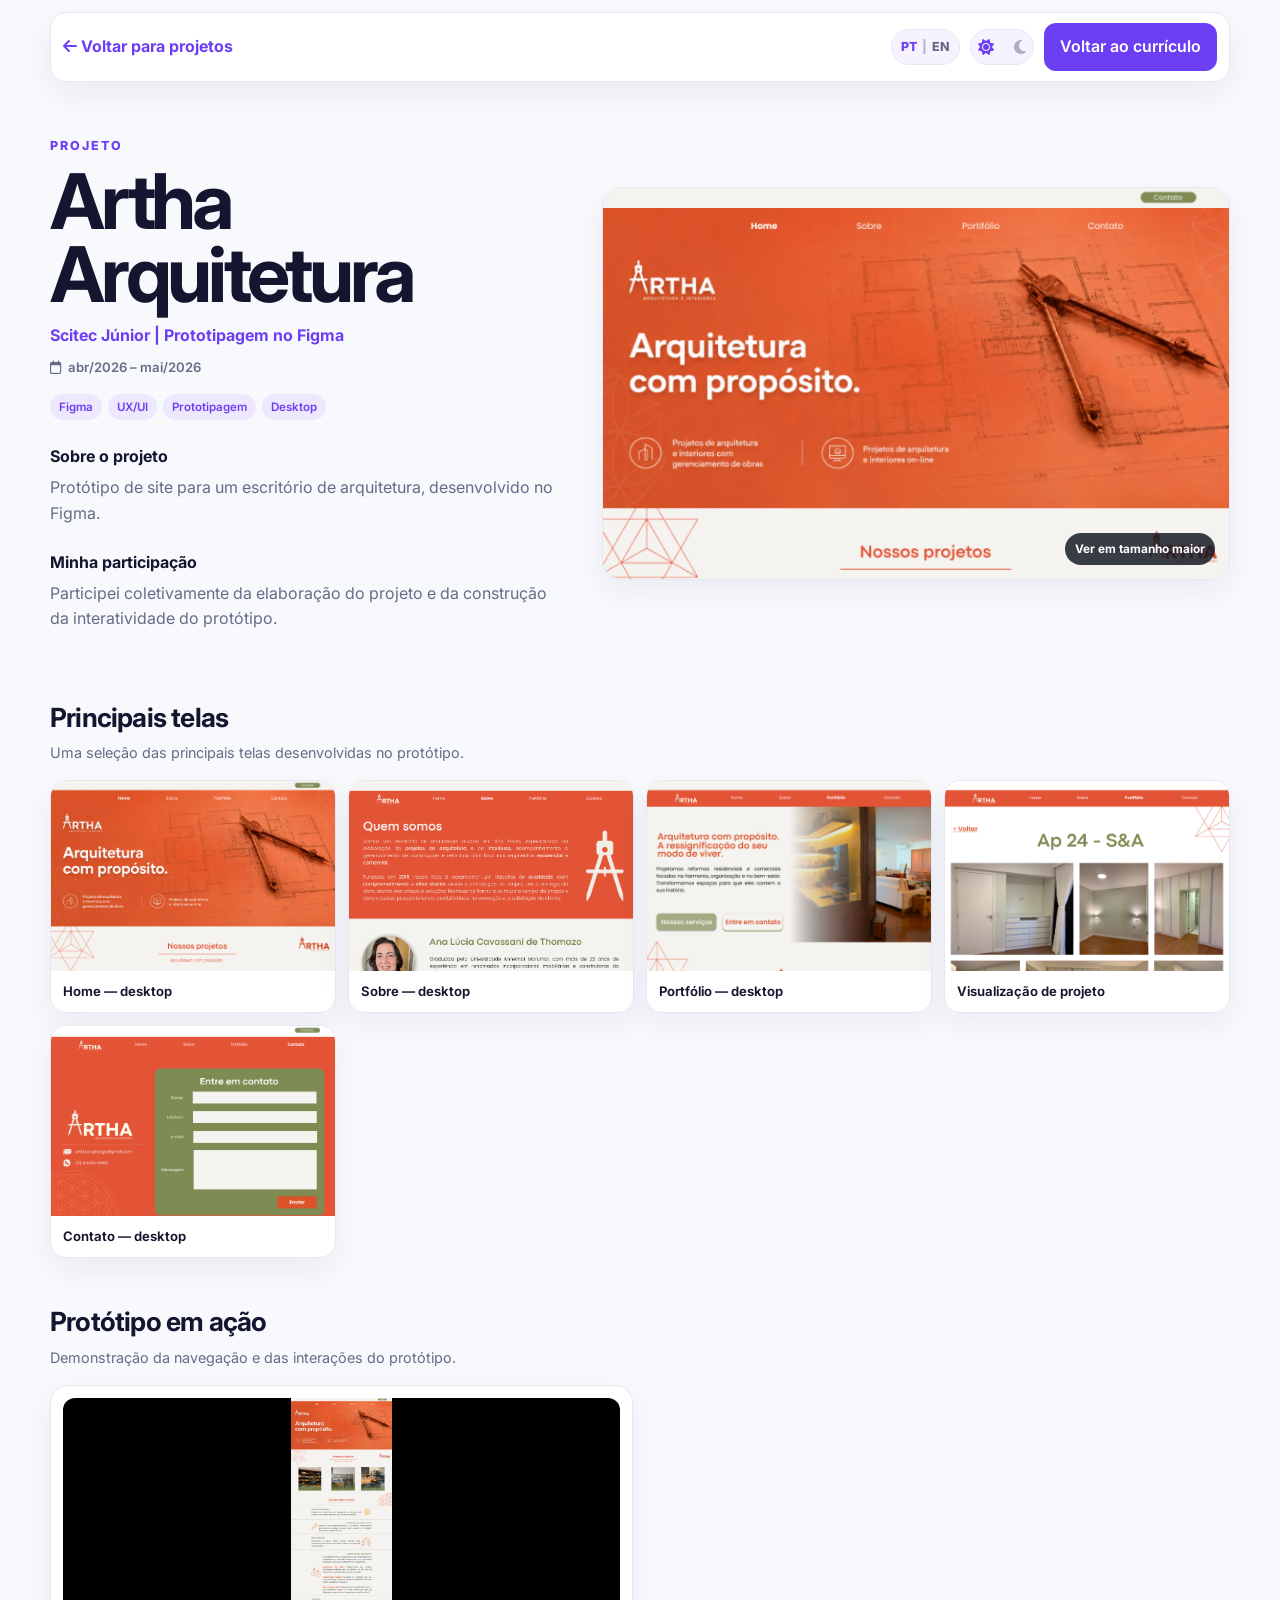
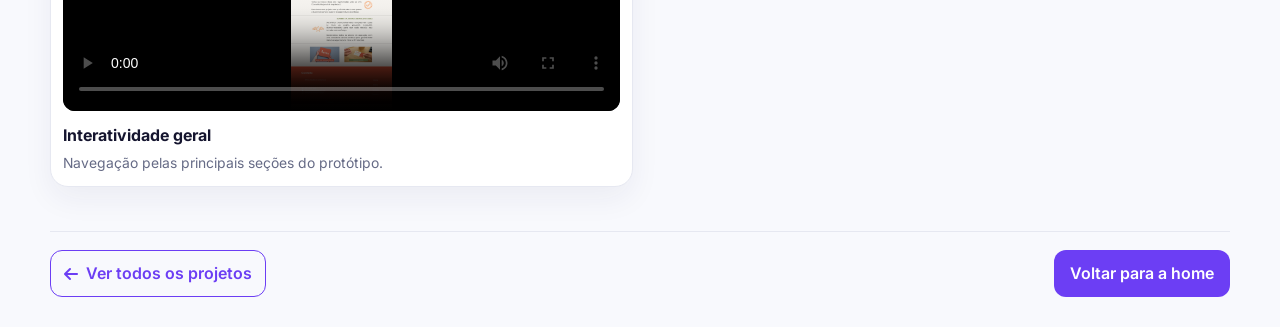
<file: artha.html>
<!DOCTYPE html>
<html lang="pt-BR">
<head>
<meta charset="utf-8"/>
<meta content="width=device-width, initial-scale=1.0" name="viewport"/>
<meta content="Case do projeto Artha Arquitetura desenvolvido por Isabela Montandon na Scitec Júnior." name="description"/>
<title>Artha Arquitetura | Isabela Montandon</title>
<link href="https://fonts.googleapis.com" rel="preconnect"/>
<link crossorigin="" href="https://fonts.gstatic.com" rel="preconnect"/>
<link href="https://fonts.googleapis.com/css2?family=Inter:wght@400;500;600;700;800&amp;display=swap" rel="stylesheet"/>
<link href="https://cdnjs.cloudflare.com/ajax/libs/font-awesome/6.5.2/css/all.min.css" rel="stylesheet"/>
<link href="css/style.css" rel="stylesheet"/>
</head>
<body>
<div class="case-page">
<header class="case-header">
<a class="back-link" href="projetos.html"><i class="fa-solid fa-arrow-left"></i> Voltar para projetos</a>
<div class="topbar-actions">
<button aria-label="Alterar idioma" class="language-toggle" title="Alterar idioma" type="button"><span class="lang-pt active">PT</span><span class="language-divider">|</span><span class="lang-en">EN</span></button>
<button aria-label="Alternar tema" class="theme-toggle" title="Alternar tema" type="button"><i class="fa-solid fa-sun sun-icon"></i><i class="fa-solid fa-moon moon-icon"></i></button>
<a class="primary-button" href="index.html">Voltar ao currículo</a>
</div>
</header>
<main class="case-container">
<section class="case-hero">
<div class="case-copy">
<p class="eyebrow">PROJETO</p>
<h1>Artha Arquitetura</h1>
<p class="case-subtitle">Scitec Júnior | Prototipagem no Figma</p>
<p class="case-period"><i class="fa-regular fa-calendar"></i> abr/2026 – mai/2026</p>
<div class="tags case-tags"><span>Figma</span><span>UX/UI</span><span>Prototipagem</span><span>Desktop</span></div>
<div class="case-text-block"><h2>Sobre o projeto</h2><p>Protótipo de site para um escritório de arquitetura, desenvolvido no Figma.</p></div>
<div class="case-text-block"><h2>Minha participação</h2><p>Participei coletivamente da elaboração do projeto e da construção da interatividade do protótipo.</p></div>
</div>
<button aria-label="Abrir home desktop do projeto Artha Arquitetura" class="case-cover media-trigger" data-media="assets/images/projetos/artha/home-desktop.png" data-media-type="image" type="button">
<img alt="Home desktop do projeto Artha Arquitetura" src="assets/images/projetos/artha/home-desktop.png"/><span>Ver em tamanho maior</span>
</button>
</section>
<section class="case-section">
<div class="case-section-heading"><div><h2>Principais telas</h2><p>Uma seleção das principais telas desenvolvidas no protótipo.</p></div></div>
<div class="case-gallery">
<button class="gallery-card media-trigger" data-media="assets/images/projetos/artha/home-desktop.png" data-media-type="image" type="button"><img alt="Home desktop da Artha Arquitetura" loading="lazy" src="assets/images/projetos/artha/home-desktop.png"/><span>Home — desktop</span></button>
<button class="gallery-card media-trigger" data-media="assets/images/projetos/artha/sobre.png" data-media-type="image" type="button"><img alt="Página Sobre da Artha Arquitetura" loading="lazy" src="assets/images/projetos/artha/sobre.png"/><span>Sobre — desktop</span></button>
<button class="gallery-card media-trigger" data-media="assets/images/projetos/artha/portfolio.png" data-media-type="image" type="button"><img alt="Página Portfólio da Artha Arquitetura" loading="lazy" src="assets/images/projetos/artha/portfolio.png"/><span>Portfólio — desktop</span></button>
<button class="gallery-card media-trigger" data-media="assets/images/projetos/artha/visualizacao-projeto.png" data-media-type="image" type="button"><img alt="Visualização de projeto da Artha Arquitetura" loading="lazy" src="assets/images/projetos/artha/visualizacao-projeto.png"/><span>Visualização de projeto</span></button>
<button class="gallery-card media-trigger" data-media="assets/images/projetos/artha/contato.png" data-media-type="image" type="button"><img alt="Página Contato da Artha Arquitetura" loading="lazy" src="assets/images/projetos/artha/contato.png"/><span>Contato — desktop</span></button>
</div>
</section>
<section class="case-section">
<div class="case-section-heading"><div><h2>Protótipo em ação</h2><p>Demonstração da navegação e das interações do protótipo.</p></div></div>
<div class="video-grid">
<article class="video-card"><video controls poster="assets/images/projetos/artha/home-desktop.png" preload="metadata"><source src="assets/videos/artha/interatividade-geral.mp4" type="video/mp4"/>Seu navegador não suporta vídeo HTML5.</video><div><h3>Interatividade geral</h3><p>Navegação pelas principais seções do protótipo.</p></div></article>
</div>
</section>
<footer class="case-footer"><a class="secondary-button" href="projetos.html"><i class="fa-solid fa-arrow-left"></i> Ver todos os projetos</a><a class="primary-button" href="index.html#projetos">Voltar para a home</a></footer>
</main>
</div>
<div aria-hidden="true" class="media-modal" id="media-modal"><button aria-label="Fechar visualização" class="media-modal-close" type="button"><i class="fa-solid fa-xmark"></i></button><div class="media-modal-content"></div></div>
<script src="js/script.js"></script>
</body>
</html>
</file>
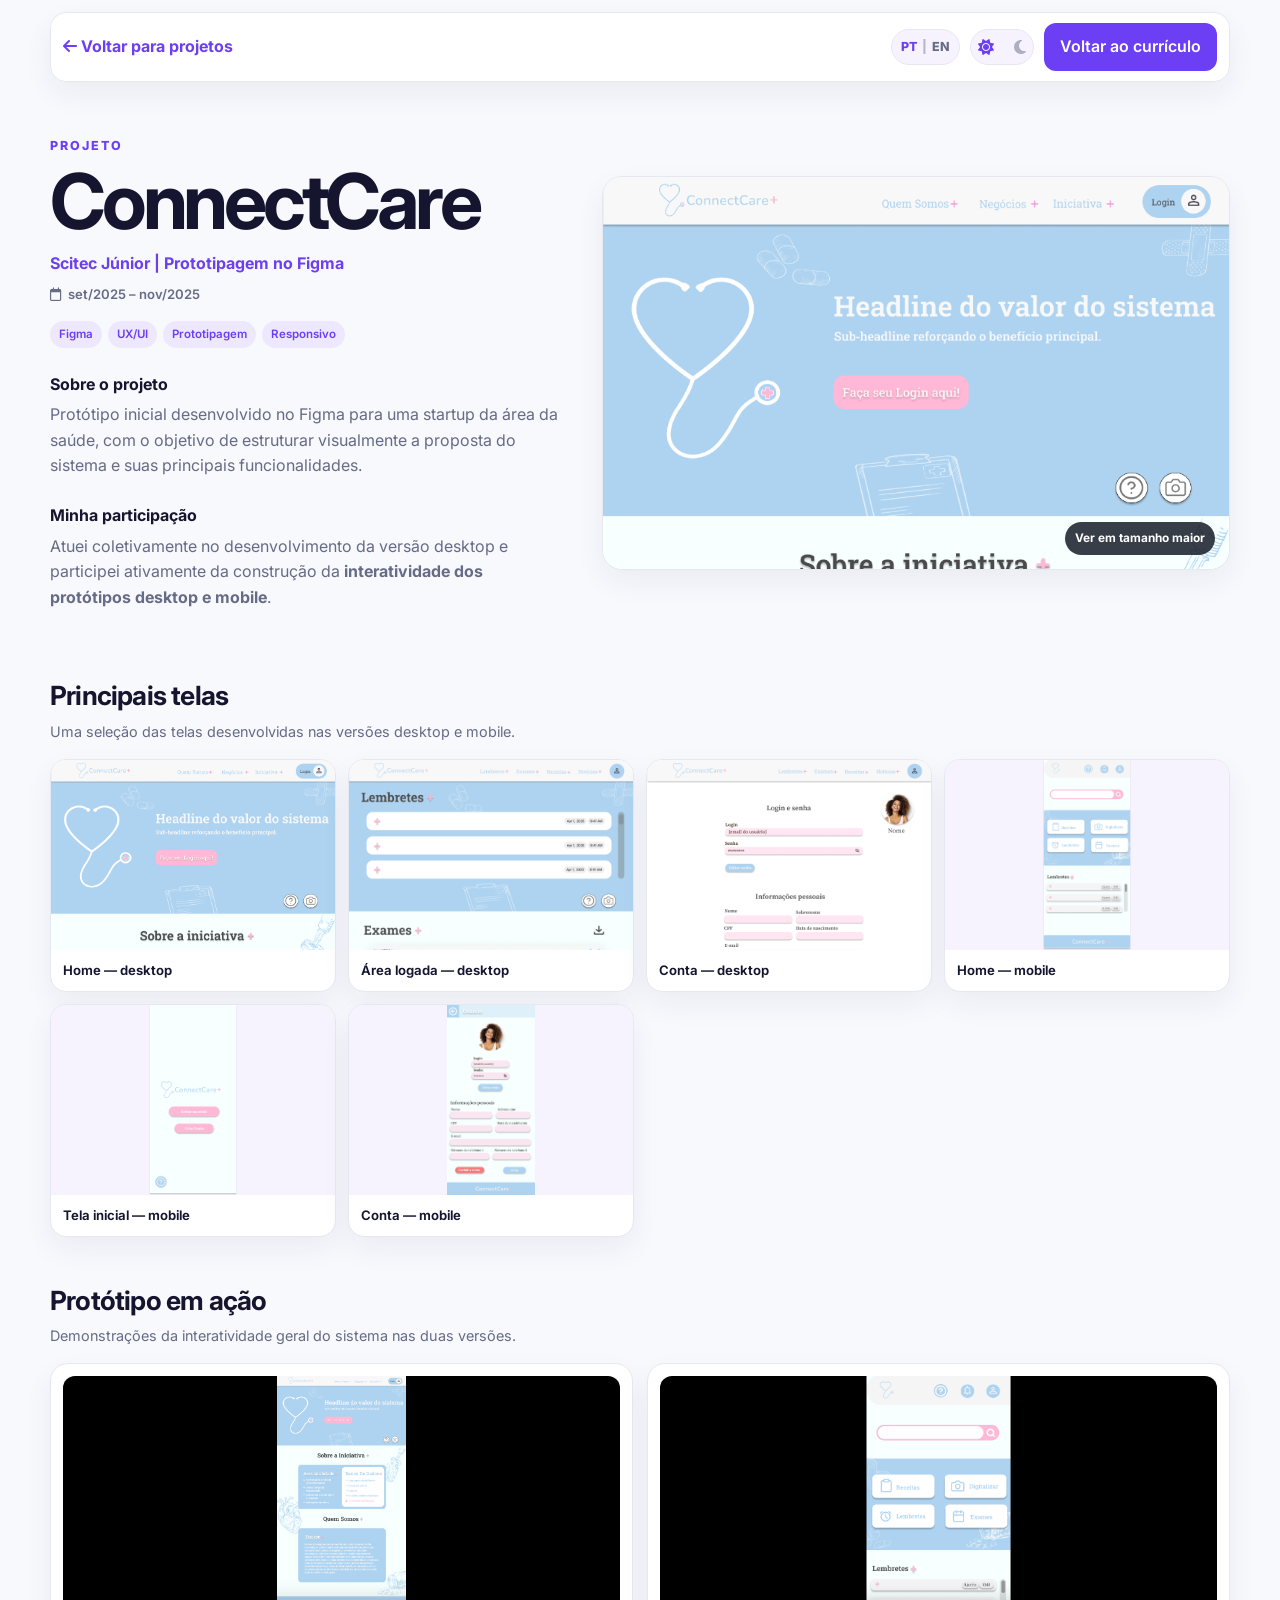
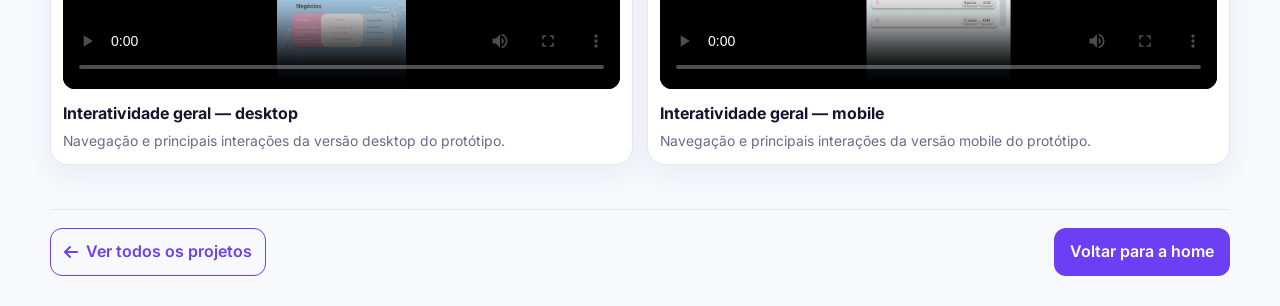
<file: connectcare.html>
<!DOCTYPE html>

<html lang="pt-BR">
<head>
<meta charset="utf-8"/>
<meta content="width=device-width, initial-scale=1.0" name="viewport"/>
<meta content="Case do projeto ConnectCare desenvolvido por Isabela Montandon na Scitec Júnior." name="description"/>
<title>ConnectCare | Isabela Montandon</title>
<link href="https://fonts.googleapis.com" rel="preconnect"/>
<link crossorigin="" href="https://fonts.gstatic.com" rel="preconnect"/>
<link href="https://fonts.googleapis.com/css2?family=Inter:wght@400;500;600;700;800&amp;display=swap" rel="stylesheet"/>
<link href="https://cdnjs.cloudflare.com/ajax/libs/font-awesome/6.5.2/css/all.min.css" rel="stylesheet"/>
<link href="css/style.css" rel="stylesheet"/>
</head>
<body>
<div class="case-page">
<header class="case-header">
<a class="back-link" href="projetos.html"><i class="fa-solid fa-arrow-left"></i> Voltar para projetos</a>
<div class="topbar-actions">
<button aria-label="Alterar idioma" class="language-toggle" title="Alterar idioma" type="button"><span class="lang-pt active">PT</span><span class="language-divider">|</span><span class="lang-en">EN</span></button><button aria-label="Alternar tema" class="theme-toggle" title="Alternar tema" type="button">
<i class="fa-solid fa-sun sun-icon"></i><i class="fa-solid fa-moon moon-icon"></i>
</button>
<a class="primary-button" href="index.html">Voltar ao currículo</a>
</div>
</header>
<main class="case-container">
<section class="case-hero">
<div class="case-copy">
<p class="eyebrow">PROJETO</p>
<h1>ConnectCare</h1>
<p class="case-subtitle">Scitec Júnior | Prototipagem no Figma</p>
<p class="case-period"><i class="fa-regular fa-calendar"></i> set/2025 – nov/2025</p>
<div class="tags case-tags">
<span>Figma</span><span>UX/UI</span><span>Prototipagem</span><span>Responsivo</span>
</div>
<div class="case-text-block">
<h2>Sobre o projeto</h2>
<p>Protótipo inicial desenvolvido no Figma para uma startup da área da saúde, com o objetivo de estruturar visualmente a proposta do sistema e suas principais funcionalidades.</p>
</div>
<div class="case-text-block">
<h2>Minha participação</h2>
<p>Atuei coletivamente no desenvolvimento da versão desktop e participei ativamente da construção da <strong>interatividade dos protótipos desktop e mobile</strong>.</p>
</div>
</div>
<button aria-label="Abrir home desktop do ConnectCare" class="case-cover media-trigger" data-media="assets/images/projetos/connectcare/home-desktop.png" data-media-type="image" type="button">
<img alt="Home desktop do projeto ConnectCare" src="assets/images/projetos/connectcare/home-desktop.png"/>
<span>Ver em tamanho maior</span>
</button>
</section>
<section class="case-section">
<div class="case-section-heading"><div><h2>Principais telas</h2><p>Uma seleção das telas desenvolvidas nas versões desktop e mobile.</p></div></div>
<div class="case-gallery gynocare-gallery">
<button class="gallery-card media-trigger" data-media="assets/images/projetos/connectcare/home-desktop.png" data-media-type="image" type="button">
<img alt="Home desktop do ConnectCare" loading="lazy" src="assets/images/projetos/connectcare/home-desktop.png"/><span>Home — desktop</span>
</button>
<button class="gallery-card media-trigger" data-media="assets/images/projetos/connectcare/dashboard-desktop.png" data-media-type="image" type="button">
<img alt="Área logada desktop do ConnectCare" loading="lazy" src="assets/images/projetos/connectcare/dashboard-desktop.png"/><span>Área logada — desktop</span>
</button>
<button class="gallery-card media-trigger" data-media="assets/images/projetos/connectcare/conta-desktop.png" data-media-type="image" type="button">
<img alt="Conta do usuário desktop do ConnectCare" loading="lazy" src="assets/images/projetos/connectcare/conta-desktop.png"/><span>Conta — desktop</span>
</button>
<button class="gallery-card gallery-card-mobile media-trigger" data-media="assets/images/projetos/connectcare/home-mobile.png" data-media-type="image" type="button">
<img alt="Home mobile do ConnectCare" loading="lazy" src="assets/images/projetos/connectcare/home-mobile.png"/><span>Home — mobile</span>
</button>
<button class="gallery-card gallery-card-mobile media-trigger" data-media="assets/images/projetos/connectcare/inicio-mobile.png" data-media-type="image" type="button">
<img alt="Tela inicial mobile do ConnectCare" loading="lazy" src="assets/images/projetos/connectcare/inicio-mobile.png"/><span>Tela inicial — mobile</span>
</button>
<button class="gallery-card gallery-card-mobile media-trigger" data-media="assets/images/projetos/connectcare/usuario-mobile.png" data-media-type="image" type="button">
<img alt="Conta do usuário mobile do ConnectCare" loading="lazy" src="assets/images/projetos/connectcare/usuario-mobile.png"/><span>Conta — mobile</span>
</button>
</div>
</section>
<section class="case-section">
<div class="case-section-heading"><div><h2>Protótipo em ação</h2><p>Demonstrações da interatividade geral do sistema nas duas versões.</p></div></div>
<div class="video-grid">
<article class="video-card">
<video controls="" poster="assets/images/projetos/connectcare/home-desktop.png" preload="metadata">
<source src="assets/videos/connectcare/prototipo-desktop.mp4" type="video/mp4"/>Seu navegador não suporta vídeo HTML5.
            </video>
<div><h3>Interatividade geral — desktop</h3><p>Navegação e principais interações da versão desktop do protótipo.</p></div>
</article>
<article class="video-card">
<video controls="" poster="assets/images/projetos/connectcare/home-mobile.png" preload="metadata">
<source src="assets/videos/connectcare/prototipo-mobile.mp4" type="video/mp4"/>Seu navegador não suporta vídeo HTML5.
            </video>
<div><h3>Interatividade geral — mobile</h3><p>Navegação e principais interações da versão mobile do protótipo.</p></div>
</article>
</div>
</section>
<footer class="case-footer">
<a class="secondary-button" href="projetos.html"><i class="fa-solid fa-arrow-left"></i> Ver todos os projetos</a>
<a class="primary-button" href="index.html#projetos">Voltar para a home</a>
</footer>
</main>
</div>
<div aria-hidden="true" class="media-modal" id="media-modal">
<button aria-label="Fechar visualização" class="media-modal-close" type="button"><i class="fa-solid fa-xmark"></i></button>
<div class="media-modal-content"></div>
</div>
<script src="js/script.js"></script>
</body>
</html>
</file>
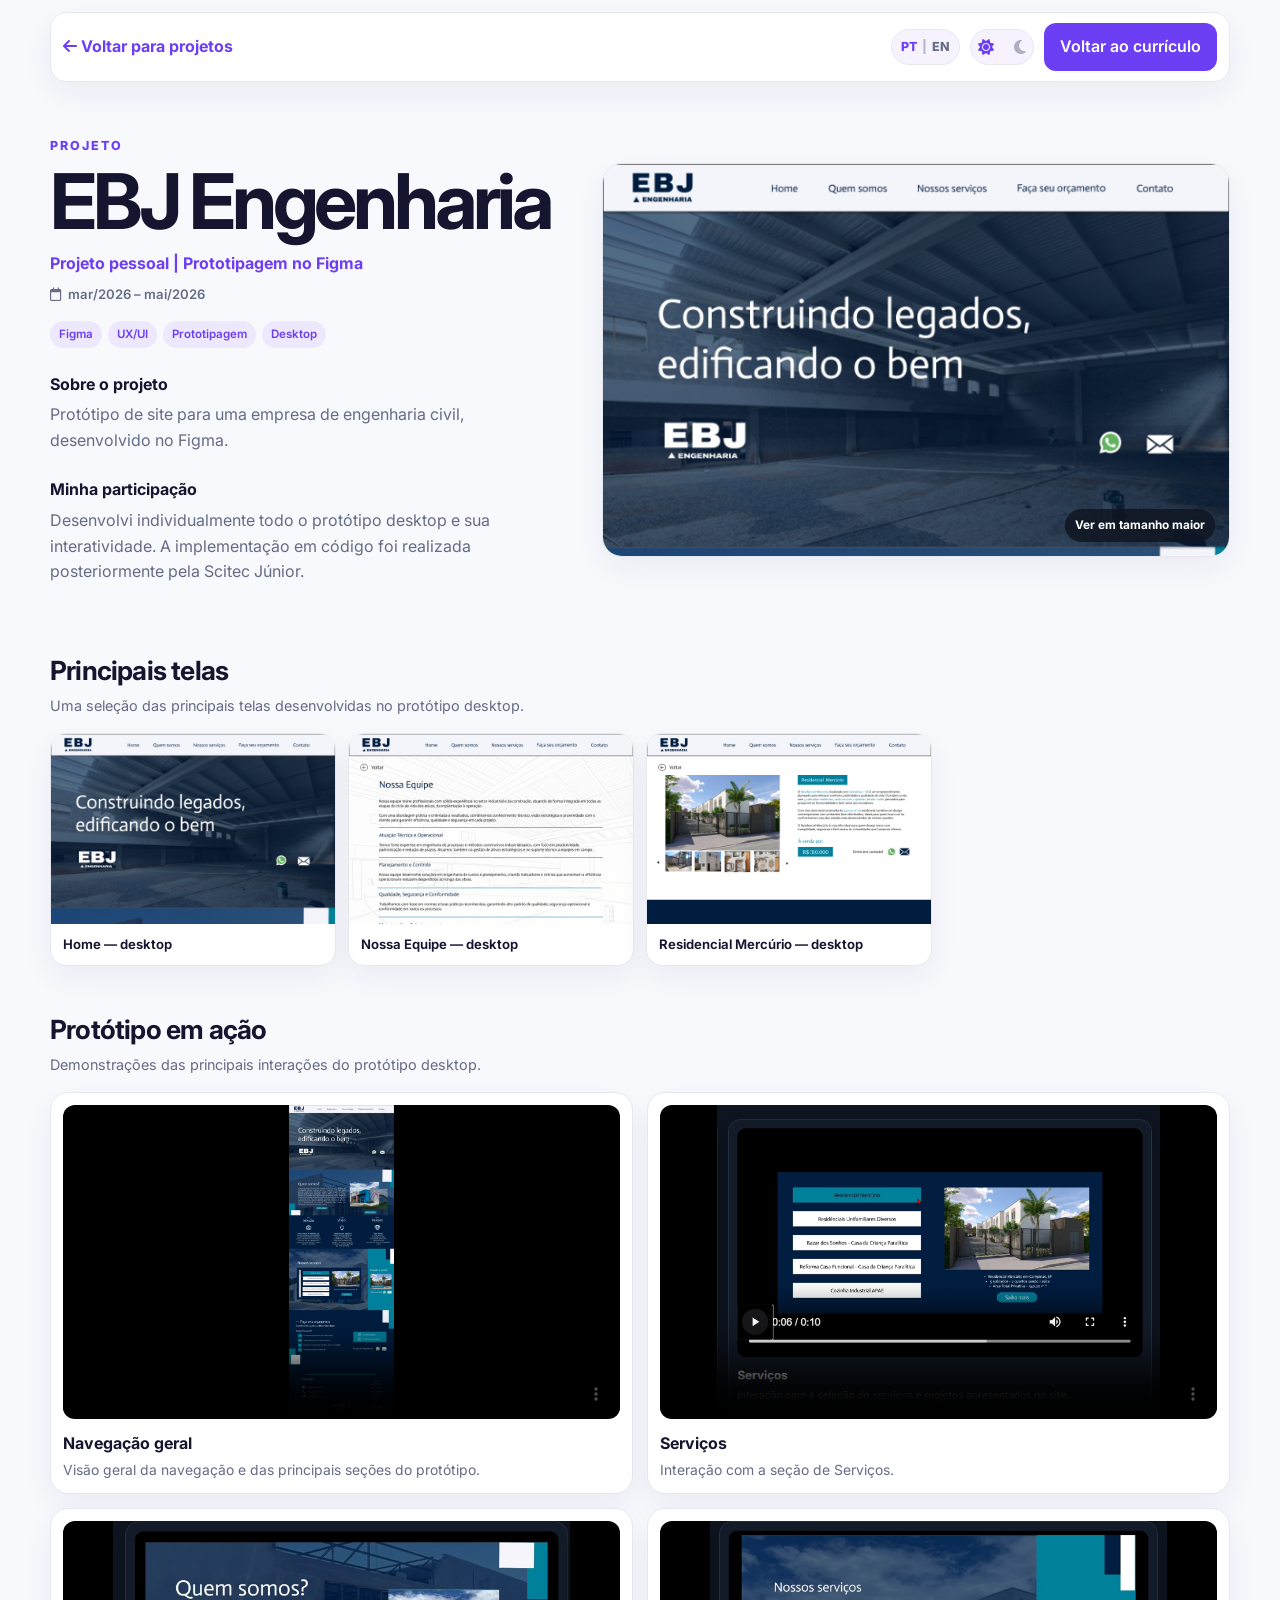
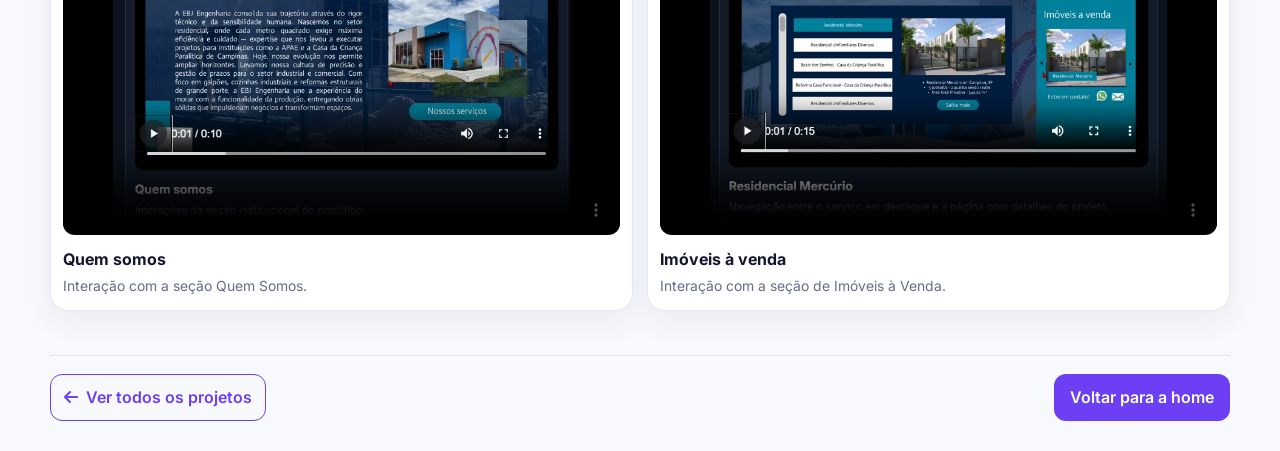
<file: ebj.html>
<!DOCTYPE html>
<html lang="pt-BR">
<head>
<meta charset="utf-8"/>
<meta content="width=device-width, initial-scale=1.0" name="viewport"/>
<meta content="Case do projeto EBJ Engenharia desenvolvido por Isabela Montandon na Scitec Júnior." name="description"/>
<title>EBJ Engenharia | Isabela Montandon</title>
<link href="https://fonts.googleapis.com" rel="preconnect"/>
<link crossorigin="" href="https://fonts.gstatic.com" rel="preconnect"/>
<link href="https://fonts.googleapis.com/css2?family=Inter:wght@400;500;600;700;800&amp;display=swap" rel="stylesheet"/>
<link href="https://cdnjs.cloudflare.com/ajax/libs/font-awesome/6.5.2/css/all.min.css" rel="stylesheet"/>
<link href="css/style.css" rel="stylesheet"/>
</head>
<body>
<div class="case-page">
<header class="case-header">
<a class="back-link" href="projetos.html"><i class="fa-solid fa-arrow-left"></i> Voltar para projetos</a>
<div class="topbar-actions">
<button aria-label="Alterar idioma" class="language-toggle" title="Alterar idioma" type="button"><span class="lang-pt active">PT</span><span class="language-divider">|</span><span class="lang-en">EN</span></button>
<button aria-label="Alternar tema" class="theme-toggle" title="Alternar tema" type="button"><i class="fa-solid fa-sun sun-icon"></i><i class="fa-solid fa-moon moon-icon"></i></button>
<a class="primary-button" href="index.html">Voltar ao currículo</a>
</div>
</header>
<main class="case-container">
<section class="case-hero">
<div class="case-copy">
<p class="eyebrow">PROJETO</p>
<h1>EBJ Engenharia</h1>
<p class="case-subtitle">Projeto pessoal | Prototipagem no Figma</p>
<p class="case-period"><i class="fa-regular fa-calendar"></i> mar/2026 – mai/2026</p>
<div class="tags case-tags"><span>Figma</span><span>UX/UI</span><span>Prototipagem</span><span>Desktop</span></div>
<div class="case-text-block"><h2>Sobre o projeto</h2><p>Protótipo de site para uma empresa de engenharia civil, desenvolvido no Figma.</p></div>
<div class="case-text-block"><h2>Minha participação</h2><p>Desenvolvi individualmente todo o protótipo desktop e sua interatividade. A implementação em código foi realizada posteriormente pela Scitec Júnior.</p></div>
</div>
<button aria-label="Abrir home desktop do projeto EBJ Engenharia" class="case-cover media-trigger" data-media="assets/images/projetos/ebj/home-desktop.png" data-media-type="image" type="button">
<img alt="Home desktop do projeto EBJ Engenharia" src="assets/images/projetos/ebj/home-desktop.png"/><span>Ver em tamanho maior</span>
</button>
</section>
<section class="case-section">
<div class="case-section-heading"><div><h2>Principais telas</h2><p>Uma seleção das principais telas desenvolvidas no protótipo desktop.</p></div></div>
<div class="case-gallery">
<button class="gallery-card media-trigger" data-media="assets/images/projetos/ebj/home-desktop.png" data-media-type="image" type="button"><img alt="Home desktop da EBJ Engenharia" loading="lazy" src="assets/images/projetos/ebj/home-desktop.png"/><span>Home — desktop</span></button>
<button class="gallery-card media-trigger" data-media="assets/images/projetos/ebj/nossa-equipe.png" data-media-type="image" type="button"><img alt="Página Nossa Equipe da EBJ Engenharia" loading="lazy" src="assets/images/projetos/ebj/nossa-equipe.png"/><span>Nossa Equipe — desktop</span></button>
<button class="gallery-card media-trigger" data-media="assets/images/projetos/ebj/residencial-mercurio.png" data-media-type="image" type="button"><img alt="Página Residencial Mercúrio da EBJ Engenharia" loading="lazy" src="assets/images/projetos/ebj/residencial-mercurio.png"/><span>Residencial Mercúrio — desktop</span></button>
</div>
</section>
<section class="case-section">
<div class="case-section-heading"><div><h2>Protótipo em ação</h2><p>Demonstrações das principais interações do protótipo desktop.</p></div></div>
<div class="video-grid">
<article class="video-card"><video controls poster="assets/images/projetos/ebj/home-desktop.png" preload="metadata"><source src="assets/videos/ebj/navegacao-geral.mp4" type="video/mp4"/>Seu navegador não suporta vídeo HTML5.</video><div><h3>Navegação geral</h3><p>Visão geral da navegação e das principais seções do protótipo.</p></div></article>
<article class="video-card"><video controls poster="assets/images/projetos/ebj/poster-servicos.png" preload="metadata"><source src="assets/videos/ebj/servicos.mp4" type="video/mp4"/>Seu navegador não suporta vídeo HTML5.</video><div><h3>Serviços</h3><p>Interação com a seção de Serviços.</p></div></article>
<article class="video-card"><video controls poster="assets/images/projetos/ebj/poster-quem-somos.png" preload="metadata"><source src="assets/videos/ebj/quem-somos.mp4" type="video/mp4"/>Seu navegador não suporta vídeo HTML5.</video><div><h3>Quem somos</h3><p>Interação com a seção Quem Somos.</p></div></article>
<article class="video-card"><video controls poster="assets/images/projetos/ebj/poster-imoveis-venda.png" preload="metadata"><source src="assets/videos/ebj/residencial-mercurio.mp4" type="video/mp4"/>Seu navegador não suporta vídeo HTML5.</video><div><h3>Imóveis à venda</h3><p>Interação com a seção de Imóveis à Venda.</p></div></article>
</div>
</section>
<footer class="case-footer"><a class="secondary-button" href="projetos.html"><i class="fa-solid fa-arrow-left"></i> Ver todos os projetos</a><a class="primary-button" href="index.html#projetos">Voltar para a home</a></footer>
</main>
</div>
<div aria-hidden="true" class="media-modal" id="media-modal"><button aria-label="Fechar visualização" class="media-modal-close" type="button"><i class="fa-solid fa-xmark"></i></button><div class="media-modal-content"></div></div>
<script src="js/script.js"></script>
</body>
</html>
</file>
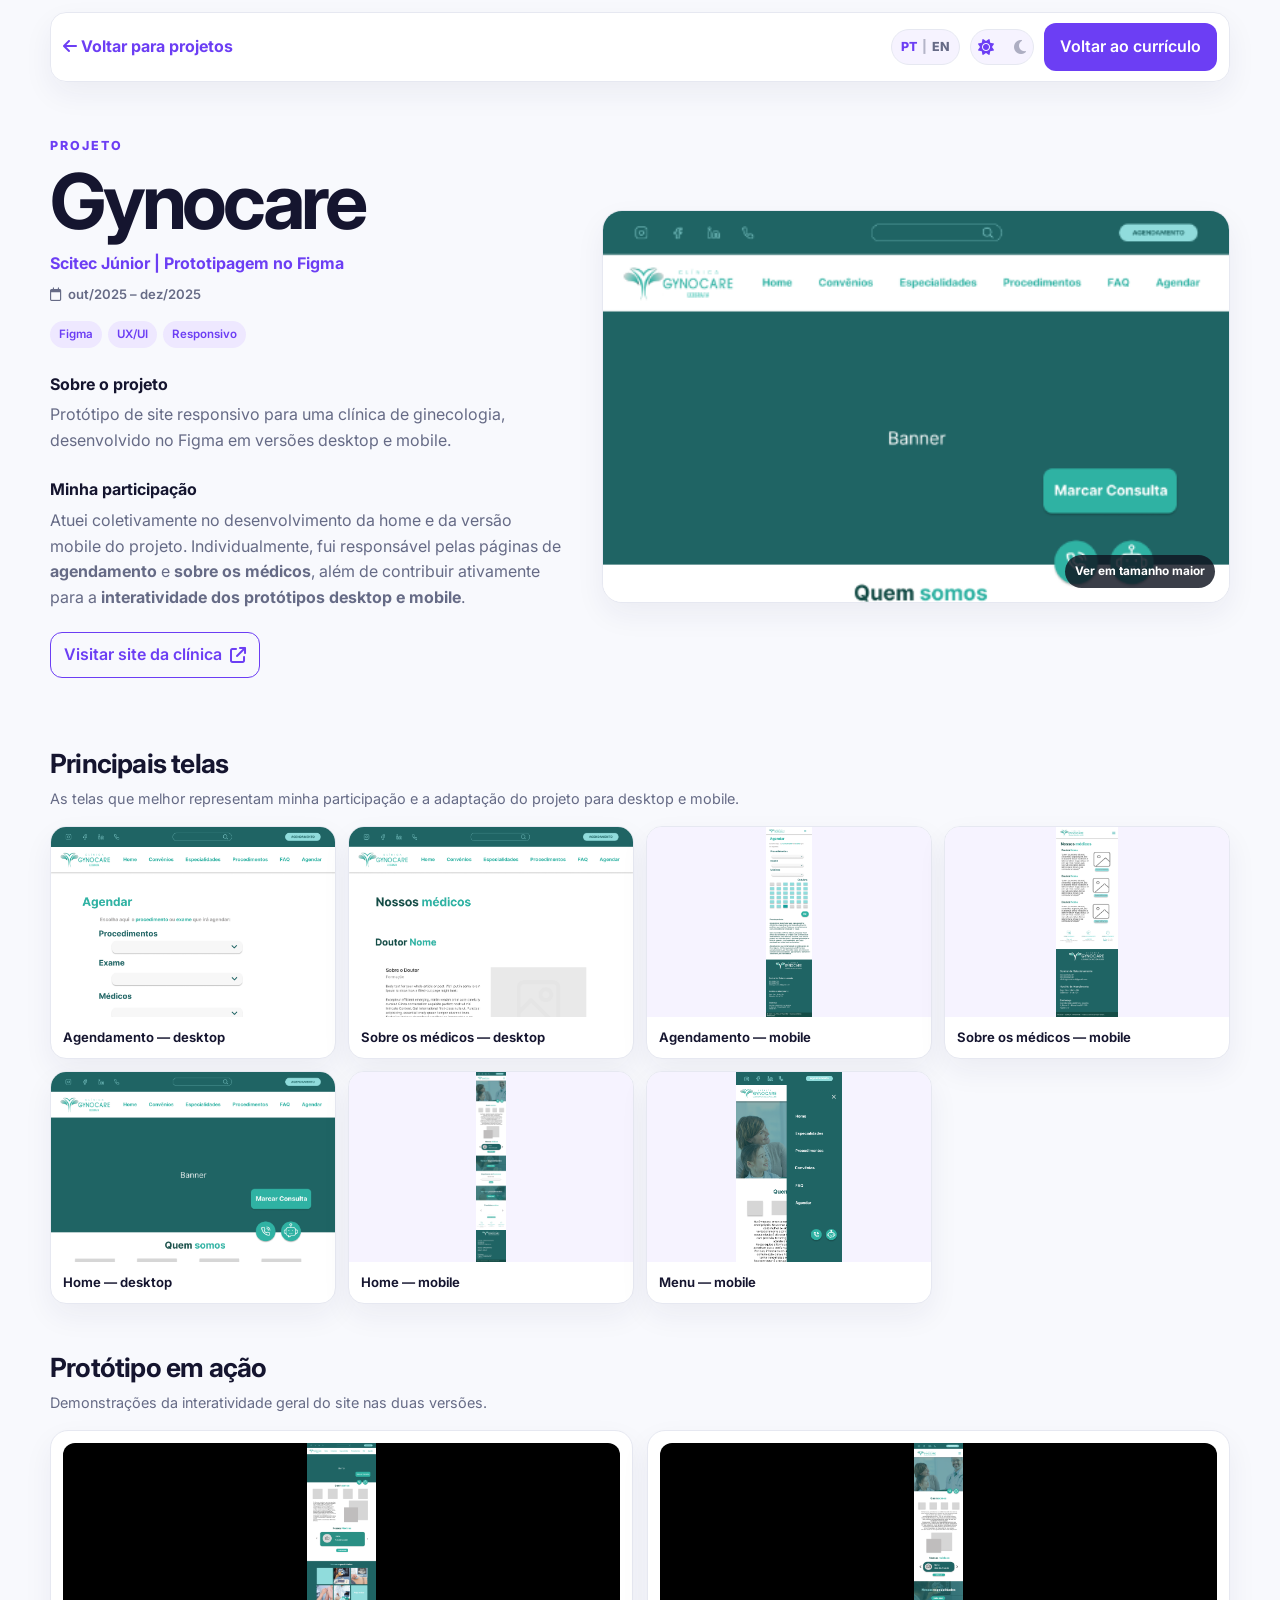
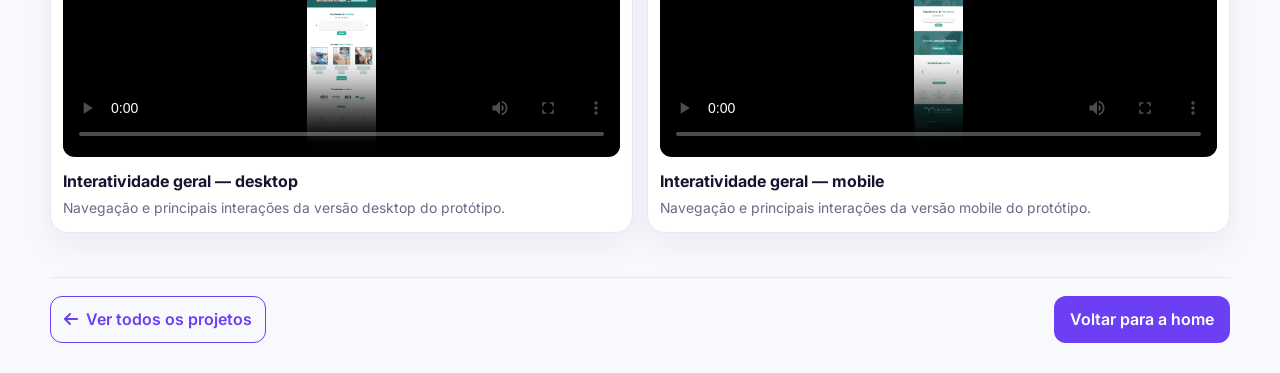
<file: gynocare.html>
<!DOCTYPE html>

<html lang="pt-BR">
<head>
<meta charset="utf-8"/>
<meta content="width=device-width, initial-scale=1.0" name="viewport"/>
<meta content="Case do projeto Gynocare desenvolvido por Isabela Montandon na Scitec Júnior." name="description"/>
<title>Gynocare | Isabela Montandon</title>
<link href="https://fonts.googleapis.com" rel="preconnect"/>
<link crossorigin="" href="https://fonts.gstatic.com" rel="preconnect"/>
<link href="https://fonts.googleapis.com/css2?family=Inter:wght@400;500;600;700;800&amp;display=swap" rel="stylesheet"/>
<link href="https://cdnjs.cloudflare.com/ajax/libs/font-awesome/6.5.2/css/all.min.css" rel="stylesheet"/>
<link href="css/style.css" rel="stylesheet"/>
</head>
<body>
<div class="case-page">
<header class="case-header">
<a class="back-link" href="projetos.html">
<i class="fa-solid fa-arrow-left"></i>
        Voltar para projetos
      </a>
<div class="topbar-actions">
<button aria-label="Alterar idioma" class="language-toggle" title="Alterar idioma" type="button"><span class="lang-pt active">PT</span><span class="language-divider">|</span><span class="lang-en">EN</span></button><button aria-label="Alternar tema" class="theme-toggle" title="Alternar tema" type="button">
<i class="fa-solid fa-sun sun-icon"></i>
<i class="fa-solid fa-moon moon-icon"></i>
</button>
<a class="primary-button" href="index.html">Voltar ao currículo</a>
</div>
</header>
<main class="case-container">
<section class="case-hero">
<div class="case-copy">
<p class="eyebrow">PROJETO</p>
<h1>Gynocare</h1>
<p class="case-subtitle">Scitec Júnior | Prototipagem no Figma</p>
<p class="case-period"><i class="fa-regular fa-calendar"></i> out/2025 – dez/2025</p>
<div class="tags case-tags">
<span>Figma</span>
<span>UX/UI</span>
<span>Responsivo</span>
</div>
<div class="case-text-block">
<h2>Sobre o projeto</h2>
<p>Protótipo de site responsivo para uma clínica de ginecologia, desenvolvido no Figma em versões desktop e mobile.</p>
</div>
<div class="case-text-block">
<h2>Minha participação</h2>
<p>Atuei coletivamente no desenvolvimento da home e da versão mobile do projeto. Individualmente, fui responsável pelas páginas de <strong>agendamento</strong> e <strong>sobre os médicos</strong>, além de contribuir ativamente para a <strong>interatividade dos protótipos desktop e mobile</strong>.</p>
</div>
<a class="secondary-button case-site-link" href="https://gynocareecografia.com.br/" rel="noopener noreferrer" target="_blank">
            Visitar site da clínica
            <i class="fa-solid fa-arrow-up-right-from-square"></i>
</a>
</div>
<button aria-label="Abrir home desktop do Gynocare" class="case-cover media-trigger" data-media="assets/images/projetos/gynocare/home-desktop.png" data-media-type="image" type="button">
<img alt="Home desktop do projeto Gynocare" src="assets/images/projetos/gynocare/home-desktop.png"/>
<span>Ver em tamanho maior</span>
</button>
</section>
<section class="case-section">
<div class="case-section-heading">
<div>
<h2>Principais telas</h2>
<p>As telas que melhor representam minha participação e a adaptação do projeto para desktop e mobile.</p>
</div>
</div>
<div class="case-gallery gynocare-gallery">
<button class="gallery-card media-trigger" data-media="assets/images/projetos/gynocare/agendamento-desktop.png" data-media-type="image" type="button">
<img alt="Página de agendamento desktop do Gynocare" loading="lazy" src="assets/images/projetos/gynocare/agendamento-desktop.png"/>
<span>Agendamento — desktop</span>
</button>
<button class="gallery-card media-trigger" data-media="assets/images/projetos/gynocare/medicos-desktop.png" data-media-type="image" type="button">
<img alt="Página sobre os médicos desktop do Gynocare" loading="lazy" src="assets/images/projetos/gynocare/medicos-desktop.png"/>
<span>Sobre os médicos — desktop</span>
</button>
<button class="gallery-card gallery-card-mobile media-trigger" data-media="assets/images/projetos/gynocare/agendamento-mobile.png" data-media-type="image" type="button">
<img alt="Página de agendamento mobile do Gynocare" loading="lazy" src="assets/images/projetos/gynocare/agendamento-mobile.png"/>
<span>Agendamento — mobile</span>
</button>
<button class="gallery-card gallery-card-mobile media-trigger" data-media="assets/images/projetos/gynocare/medicos-mobile.png" data-media-type="image" type="button">
<img alt="Página sobre os médicos mobile do Gynocare" loading="lazy" src="assets/images/projetos/gynocare/medicos-mobile.png"/>
<span>Sobre os médicos — mobile</span>
</button>
<button class="gallery-card media-trigger" data-media="assets/images/projetos/gynocare/home-desktop.png" data-media-type="image" type="button">
<img alt="Home desktop do Gynocare" loading="lazy" src="assets/images/projetos/gynocare/home-desktop.png"/>
<span>Home — desktop</span>
</button>
<button class="gallery-card gallery-card-mobile media-trigger" data-media="assets/images/projetos/gynocare/home-mobile.png" data-media-type="image" type="button">
<img alt="Home mobile do Gynocare" loading="lazy" src="assets/images/projetos/gynocare/home-mobile.png"/>
<span>Home — mobile</span>
</button>
<button class="gallery-card gallery-card-mobile media-trigger" data-media="assets/images/projetos/gynocare/menu-mobile.png" data-media-type="image" type="button">
<img alt="Menu mobile do Gynocare" loading="lazy" src="assets/images/projetos/gynocare/menu-mobile.png"/>
<span>Menu — mobile</span>
</button>
</div>
</section>
<section class="case-section">
<div class="case-section-heading">
<div>
<h2>Protótipo em ação</h2>
<p>Demonstrações da interatividade geral do site nas duas versões.</p>
</div>
</div>
<div class="video-grid">
<article class="video-card">
<video controls="" poster="assets/images/projetos/gynocare/home-desktop.png" preload="metadata">
<source src="assets/videos/gynocare/prototipo-desktop.mp4" type="video/mp4"/>
              Seu navegador não suporta vídeo HTML5.
            </video>
<div>
<h3>Interatividade geral — desktop</h3>
<p>Navegação e principais interações da versão desktop do protótipo.</p>
</div>
</article>
<article class="video-card">
<video controls="" poster="assets/images/projetos/gynocare/home-mobile.png" preload="metadata">
<source src="assets/videos/gynocare/prototipo-mobile.mp4" type="video/mp4"/>
              Seu navegador não suporta vídeo HTML5.
            </video>
<div>
<h3>Interatividade geral — mobile</h3>
<p>Navegação e principais interações da versão mobile do protótipo.</p>
</div>
</article>
</div>
</section>
<footer class="case-footer">
<a class="secondary-button" href="projetos.html">
<i class="fa-solid fa-arrow-left"></i>
          Ver todos os projetos
        </a>
<a class="primary-button" href="index.html#projetos">Voltar para a home</a>
</footer>
</main>
</div>
<div aria-hidden="true" class="media-modal" id="media-modal">
<button aria-label="Fechar visualização" class="media-modal-close" type="button">
<i class="fa-solid fa-xmark"></i>
</button>
<div class="media-modal-content"></div>
</div>
<script src="js/script.js"></script>
</body>
</html>
</file>
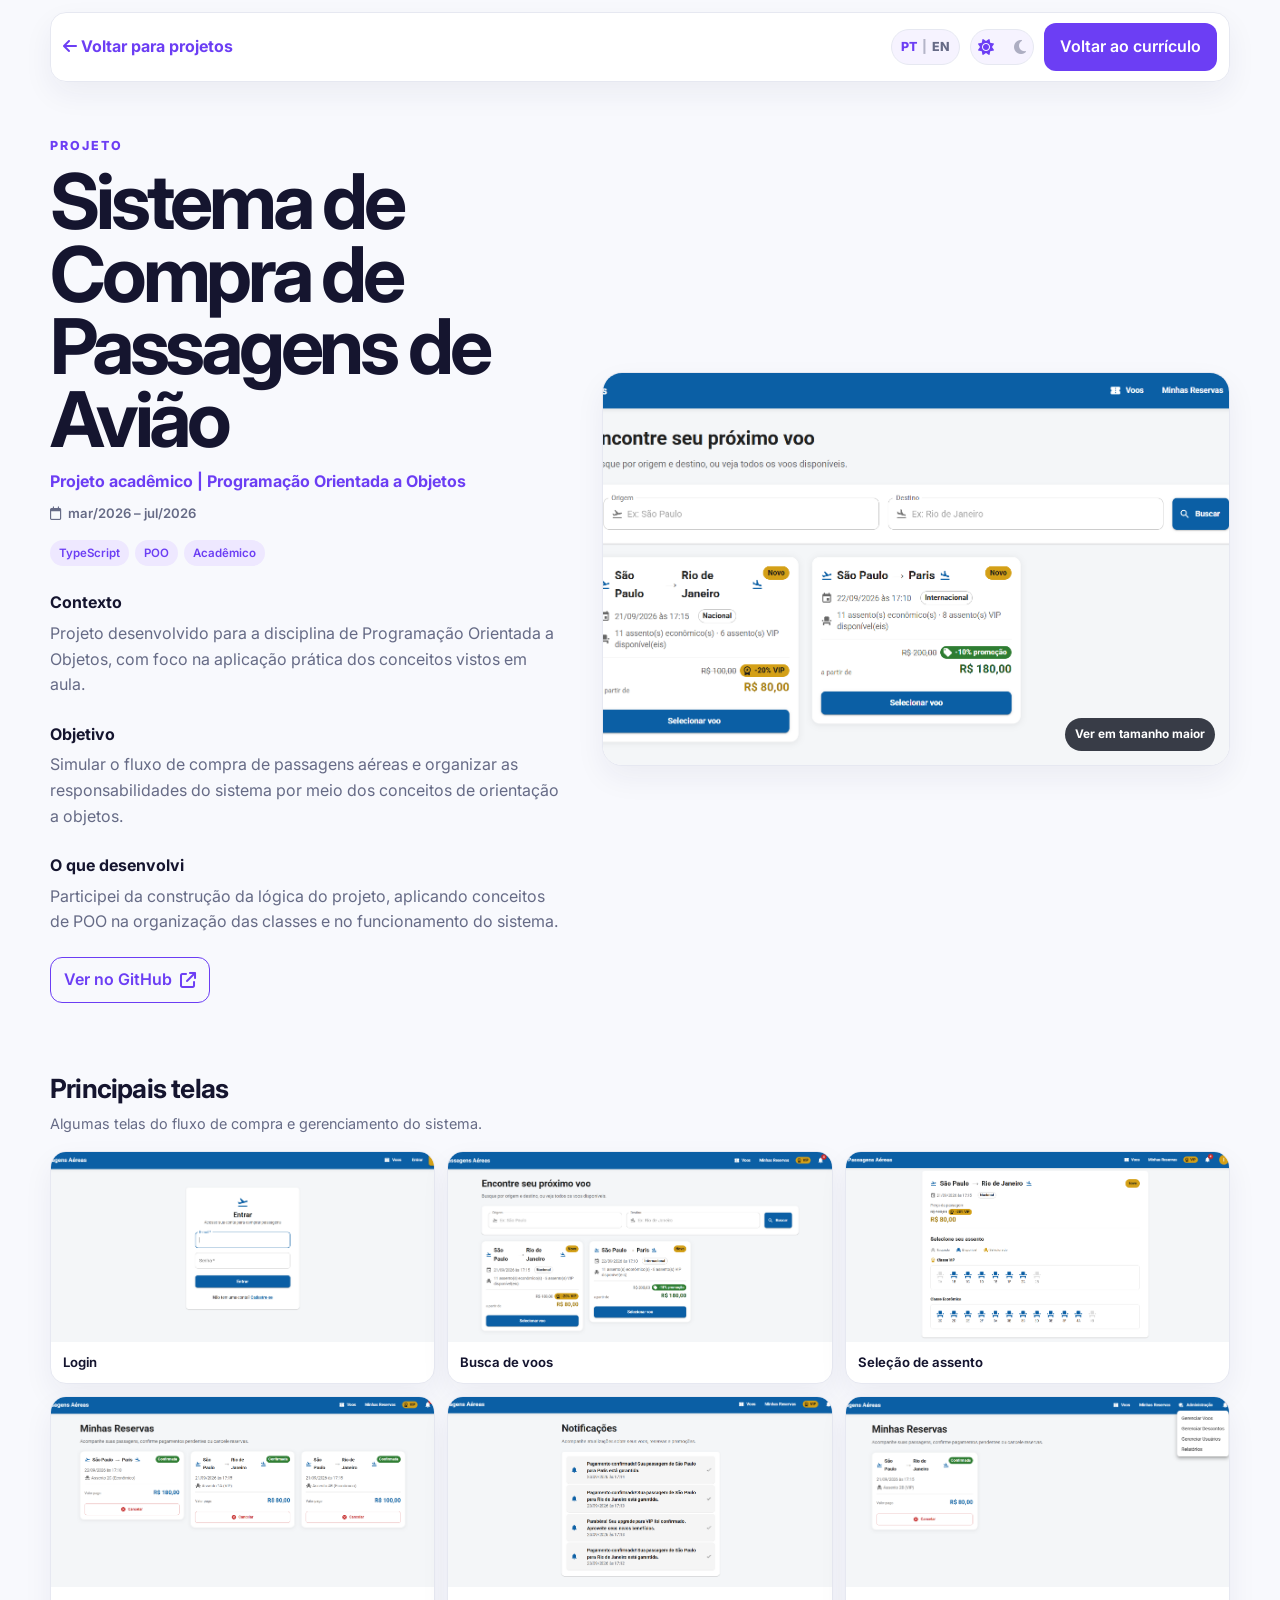
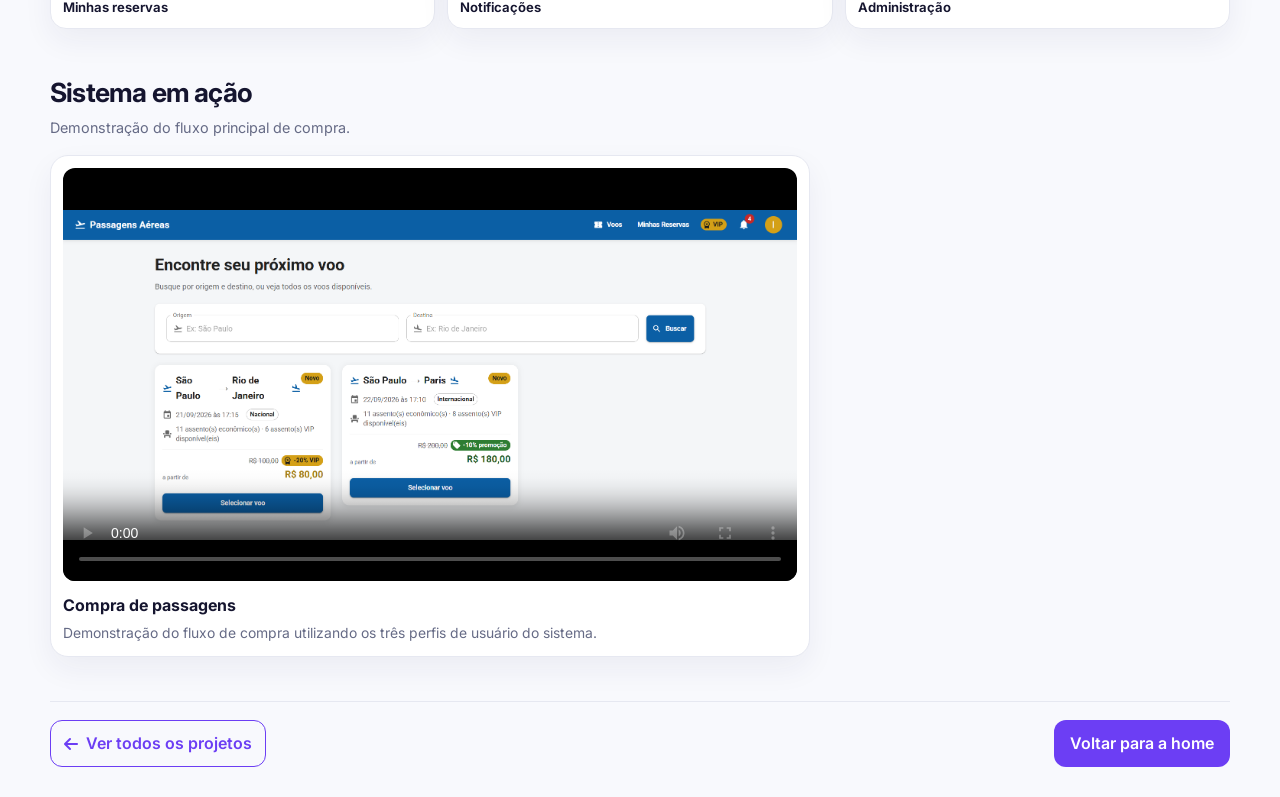
<file: passagens.html>
<!DOCTYPE html>
<html lang="pt-BR">
<head>
<meta charset="utf-8"/>
<meta content="width=device-width, initial-scale=1.0" name="viewport"/>
<meta content="Case do Sistema de Compra de Passagens de Avião desenvolvido por Isabela Montandon." name="description"/>
<title>Sistema de Compra de Passagens de Avião | Isabela Montandon</title>
<link href="https://fonts.googleapis.com" rel="preconnect"/>
<link crossorigin="" href="https://fonts.gstatic.com" rel="preconnect"/>
<link href="https://fonts.googleapis.com/css2?family=Inter:wght@400;500;600;700;800&display=swap" rel="stylesheet"/>
<link href="https://cdnjs.cloudflare.com/ajax/libs/font-awesome/6.5.2/css/all.min.css" rel="stylesheet"/>
<link href="css/style.css" rel="stylesheet"/>
</head>
<body>
<div class="case-page">
<header class="case-header">
<a class="back-link" href="projetos.html"><i class="fa-solid fa-arrow-left"></i> Voltar para projetos</a>
<div class="topbar-actions">
<button aria-label="Alterar idioma" class="language-toggle" title="Alterar idioma" type="button"><span class="lang-pt active">PT</span><span class="language-divider">|</span><span class="lang-en">EN</span></button>
<button aria-label="Alternar tema" class="theme-toggle" title="Alternar tema" type="button"><i class="fa-solid fa-sun sun-icon"></i><i class="fa-solid fa-moon moon-icon"></i></button>
<a class="primary-button" href="index.html">Voltar ao currículo</a>
</div>
</header>
<main class="case-container">
<section class="case-hero">
<div class="case-copy">
<p class="eyebrow">PROJETO</p>
<h1>Sistema de Compra de Passagens de Avião</h1>
<p class="case-subtitle">Projeto acadêmico | Programação Orientada a Objetos</p>
<p class="case-period"><i class="fa-regular fa-calendar"></i> mar/2026 – jul/2026</p>
<div class="tags case-tags"><span>TypeScript</span><span>POO</span><span>Acadêmico</span></div>
<div class="case-text-block"><h2>Contexto</h2><p>Projeto desenvolvido para a disciplina de Programação Orientada a Objetos, com foco na aplicação prática dos conceitos vistos em aula.</p></div>
<div class="case-text-block"><h2>Objetivo</h2><p>Simular o fluxo de compra de passagens aéreas e organizar as responsabilidades do sistema por meio dos conceitos de orientação a objetos.</p></div>
<div class="case-text-block"><h2>O que desenvolvi</h2><p>Participei da construção da lógica do projeto, aplicando conceitos de POO na organização das classes e no funcionamento do sistema.</p></div>
<a class="secondary-button case-site-link" href="https://github.com/IsabelaMontandon/SistemaDeComprasDePassagensAereas" rel="noopener noreferrer" target="_blank">Ver no GitHub <i class="fa-solid fa-arrow-up-right-from-square"></i></a>
</div>
<button aria-label="Abrir tela de voos do sistema" class="case-cover media-trigger" data-media="assets/images/projetos/passagens/voos.png" data-media-type="image" type="button">
<img alt="Tela de busca de voos do Sistema de Compra de Passagens de Avião" src="assets/images/projetos/passagens/voos.png"/><span>Ver em tamanho maior</span>
</button>
</section>
<section class="case-section">
<div class="case-section-heading"><div><h2>Principais telas</h2><p>Algumas telas do fluxo de compra e gerenciamento do sistema.</p></div></div>
<div class="case-gallery academic-gallery">
<button class="gallery-card media-trigger" data-media="assets/images/projetos/passagens/login.png" data-media-type="image" type="button"><img alt="Tela de login" loading="lazy" src="assets/images/projetos/passagens/login.png"/><span>Login</span></button>
<button class="gallery-card media-trigger" data-media="assets/images/projetos/passagens/voos.png" data-media-type="image" type="button"><img alt="Tela de busca de voos" loading="lazy" src="assets/images/projetos/passagens/voos.png"/><span>Busca de voos</span></button>
<button class="gallery-card media-trigger" data-media="assets/images/projetos/passagens/assentos.png" data-media-type="image" type="button"><img alt="Tela de seleção de assento" loading="lazy" src="assets/images/projetos/passagens/assentos.png"/><span>Seleção de assento</span></button>
<button class="gallery-card media-trigger" data-media="assets/images/projetos/passagens/reservas.png" data-media-type="image" type="button"><img alt="Tela de reservas" loading="lazy" src="assets/images/projetos/passagens/reservas.png"/><span>Minhas reservas</span></button>
<button class="gallery-card media-trigger" data-media="assets/images/projetos/passagens/notificacoes.png" data-media-type="image" type="button"><img alt="Tela de notificações" loading="lazy" src="assets/images/projetos/passagens/notificacoes.png"/><span>Notificações</span></button>
<button class="gallery-card media-trigger" data-media="assets/images/projetos/passagens/administracao.png" data-media-type="image" type="button"><img alt="Menu de administração" loading="lazy" src="assets/images/projetos/passagens/administracao.png"/><span>Administração</span></button>
</div>
</section>
<section class="case-section">
<div class="case-section-heading"><div><h2>Sistema em ação</h2><p>Demonstração do fluxo principal de compra.</p></div></div>
<div class="video-grid single-video-grid">
<article class="video-card"><video controls poster="assets/images/projetos/passagens/voos.png" preload="metadata"><source src="assets/videos/passagens/compra-passagens.mp4" type="video/mp4"/>Seu navegador não suporta vídeo HTML5.</video><div><h3>Compra de passagens</h3><p>Demonstração do fluxo de compra utilizando os três perfis de usuário do sistema.</p></div></article>
</div>
</section>
<footer class="case-footer"><a class="secondary-button" href="projetos.html"><i class="fa-solid fa-arrow-left"></i> Ver todos os projetos</a><a class="primary-button" href="index.html#projetos">Voltar para a home</a></footer>
</main>
</div>
<div aria-hidden="true" class="media-modal" id="media-modal"><button aria-label="Fechar visualização" class="media-modal-close" type="button"><i class="fa-solid fa-xmark"></i></button><div class="media-modal-content"></div></div>
<script src="js/script.js"></script>
</body>
</html>
</file>
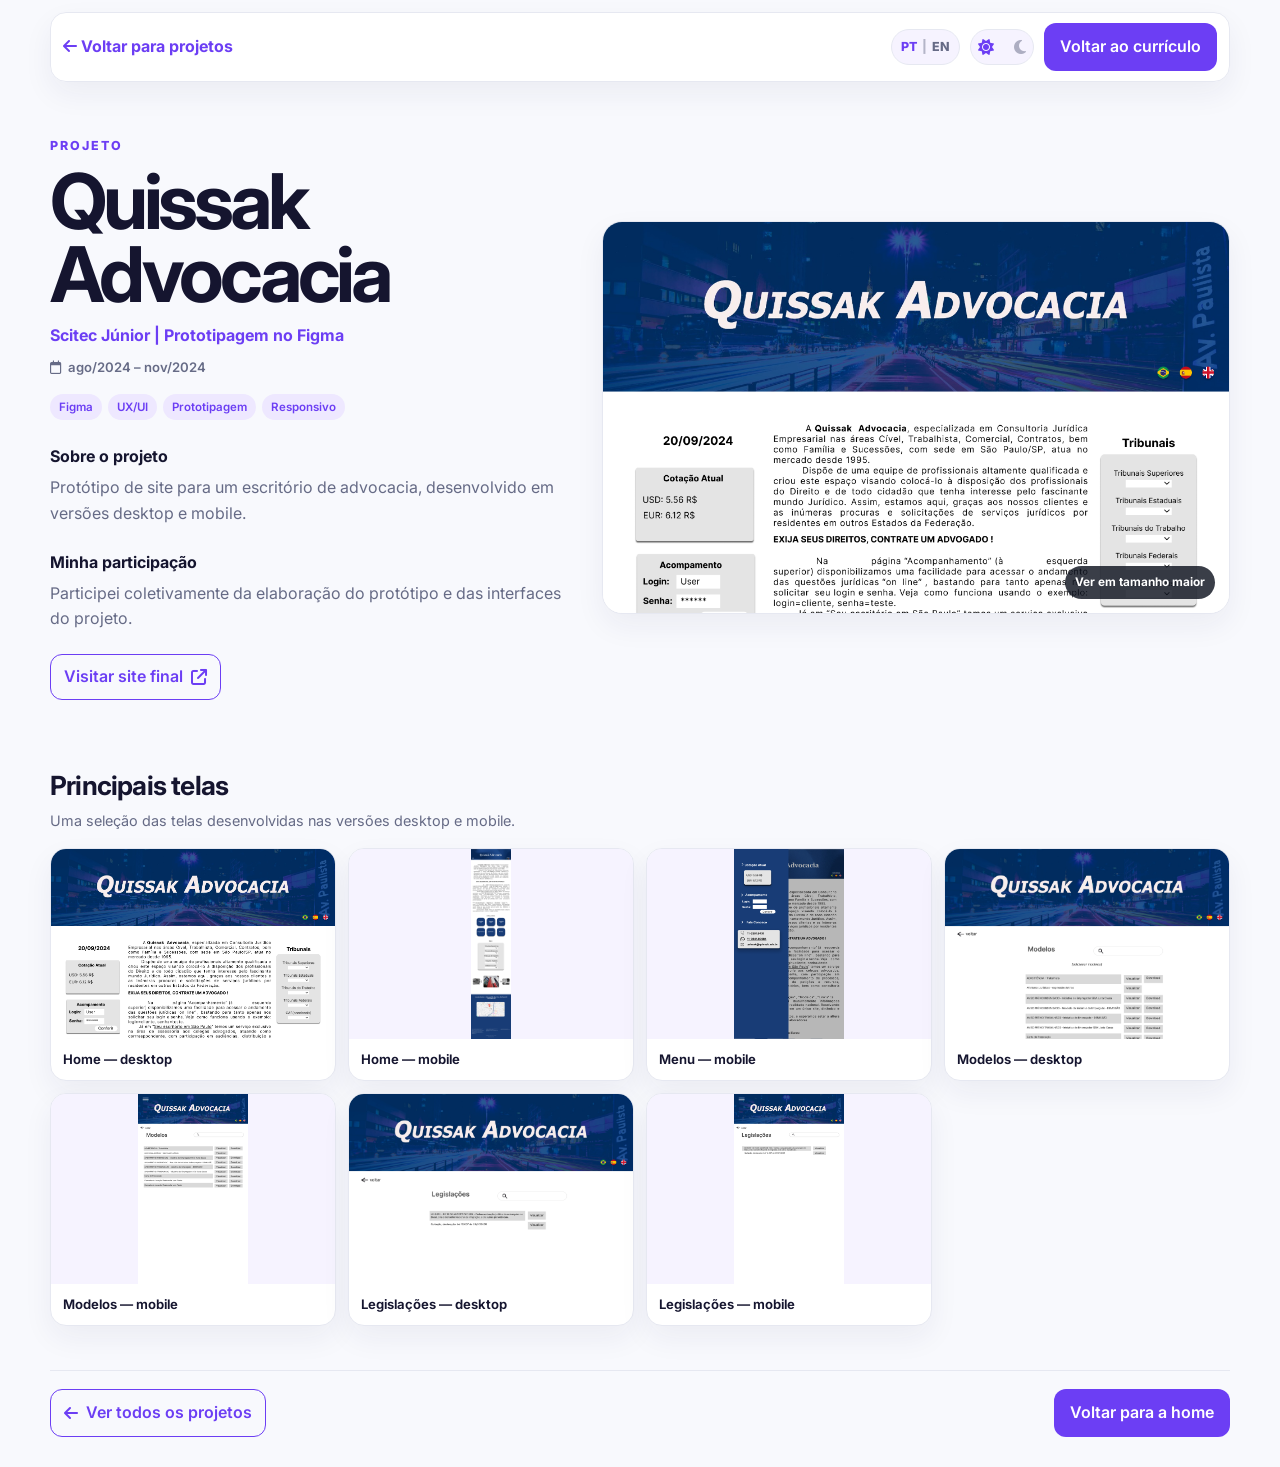
<file: quissak.html>
<!DOCTYPE html>
<html lang="pt-BR">
<head>
  <meta charset="UTF-8">
  <meta name="viewport" content="width=device-width, initial-scale=1.0">
  <meta name="description" content="Case do projeto Quissak Advocacia desenvolvido por Isabela Montandon na Scitec Júnior.">
  <title>Quissak Advocacia | Isabela Montandon</title>
  <link rel="preconnect" href="https://fonts.googleapis.com">
  <link rel="preconnect" href="https://fonts.gstatic.com" crossorigin>
  <link href="https://fonts.googleapis.com/css2?family=Inter:wght@400;500;600;700;800&display=swap" rel="stylesheet">
  <link rel="stylesheet" href="https://cdnjs.cloudflare.com/ajax/libs/font-awesome/6.5.2/css/all.min.css">
  <link rel="stylesheet" href="css/style.css">
</head>
<body>
  <div class="case-page">
    <header class="case-header">
      <a class="back-link" href="projetos.html"><i class="fa-solid fa-arrow-left"></i> Voltar para projetos</a>
      <div class="topbar-actions">
        <button class="language-toggle" type="button" aria-label="Alterar idioma" title="Alterar idioma"><span class="lang-pt active">PT</span><span class="language-divider">|</span><span class="lang-en">EN</span></button>
        <button class="theme-toggle" type="button" aria-label="Alternar tema" title="Alternar tema"><i class="fa-solid fa-sun sun-icon"></i><i class="fa-solid fa-moon moon-icon"></i></button>
        <a class="primary-button" href="index.html">Voltar ao currículo</a>
      </div>
    </header>

    <main class="case-container">
      <section class="case-hero">
        <div class="case-copy">
          <p class="eyebrow">PROJETO</p>
          <h1>Quissak Advocacia</h1>
          <p class="case-subtitle">Scitec Júnior | Prototipagem no Figma</p>
          <p class="case-period"><i class="fa-regular fa-calendar"></i> ago/2024 – nov/2024</p>

          <div class="tags case-tags"><span>Figma</span><span>UX/UI</span><span>Prototipagem</span><span>Responsivo</span></div>

          <div class="case-text-block">
            <h2>Sobre o projeto</h2>
            <p>Protótipo de site para um escritório de advocacia, desenvolvido em versões desktop e mobile.</p>
          </div>

          <div class="case-text-block">
            <h2>Minha participação</h2>
            <p>Participei coletivamente da elaboração do protótipo e das interfaces do projeto.</p>
          </div>

          <a class="secondary-button case-site-link" href="https://quissak.adv.br/" target="_blank" rel="noopener noreferrer">Visitar site final <i class="fa-solid fa-arrow-up-right-from-square"></i></a>
        </div>

        <button class="case-cover media-trigger" type="button" data-media="assets/images/projetos/quissak/home-desktop.png" data-media-type="image" aria-label="Abrir home desktop do Quissak Advocacia">
          <img src="assets/images/projetos/quissak/home-desktop.png" alt="Home desktop do projeto Quissak Advocacia">
          <span>Ver em tamanho maior</span>
        </button>
      </section>

      <section class="case-section">
        <div class="case-section-heading"><div><h2>Principais telas</h2><p>Uma seleção das telas desenvolvidas nas versões desktop e mobile.</p></div></div>
        <div class="case-gallery gynocare-gallery">
          <button class="gallery-card media-trigger" type="button" data-media="assets/images/projetos/quissak/home-desktop.png" data-media-type="image"><img src="assets/images/projetos/quissak/home-desktop.png" alt="Home desktop do Quissak Advocacia" loading="lazy"><span>Home — desktop</span></button>
          <button class="gallery-card gallery-card-mobile media-trigger" type="button" data-media="assets/images/projetos/quissak/home-mobile.png" data-media-type="image"><img src="assets/images/projetos/quissak/home-mobile.png" alt="Home mobile do Quissak Advocacia" loading="lazy"><span>Home — mobile</span></button>
          <button class="gallery-card gallery-card-mobile media-trigger" type="button" data-media="assets/images/projetos/quissak/menu-mobile.png" data-media-type="image"><img src="assets/images/projetos/quissak/menu-mobile.png" alt="Menu mobile do Quissak Advocacia" loading="lazy"><span>Menu — mobile</span></button>
          <button class="gallery-card media-trigger" type="button" data-media="assets/images/projetos/quissak/modelos-desktop.png" data-media-type="image"><img src="assets/images/projetos/quissak/modelos-desktop.png" alt="Página Modelos desktop do Quissak Advocacia" loading="lazy"><span>Modelos — desktop</span></button>
          <button class="gallery-card gallery-card-mobile media-trigger" type="button" data-media="assets/images/projetos/quissak/modelos-mobile.png" data-media-type="image"><img src="assets/images/projetos/quissak/modelos-mobile.png" alt="Página Modelos mobile do Quissak Advocacia" loading="lazy"><span>Modelos — mobile</span></button>
          <button class="gallery-card media-trigger" type="button" data-media="assets/images/projetos/quissak/legislacoes-desktop.png" data-media-type="image"><img src="assets/images/projetos/quissak/legislacoes-desktop.png" alt="Página Legislações desktop do Quissak Advocacia" loading="lazy"><span>Legislações — desktop</span></button>
          <button class="gallery-card gallery-card-mobile media-trigger" type="button" data-media="assets/images/projetos/quissak/legislacoes-mobile.png" data-media-type="image"><img src="assets/images/projetos/quissak/legislacoes-mobile.png" alt="Página Legislações mobile do Quissak Advocacia" loading="lazy"><span>Legislações — mobile</span></button>
        </div>
      </section>

      <footer class="case-footer">
        <a class="secondary-button" href="projetos.html"><i class="fa-solid fa-arrow-left"></i> Ver todos os projetos</a>
        <a class="primary-button" href="index.html#projetos">Voltar para a home</a>
      </footer>
    </main>
  </div>

  <div class="media-modal" id="media-modal" aria-hidden="true">
    <button class="media-modal-close" type="button" aria-label="Fechar visualização"><i class="fa-solid fa-xmark"></i></button>
    <div class="media-modal-content"></div>
  </div>
  <script src="js/script.js"></script>
</body>
</html>
</file>
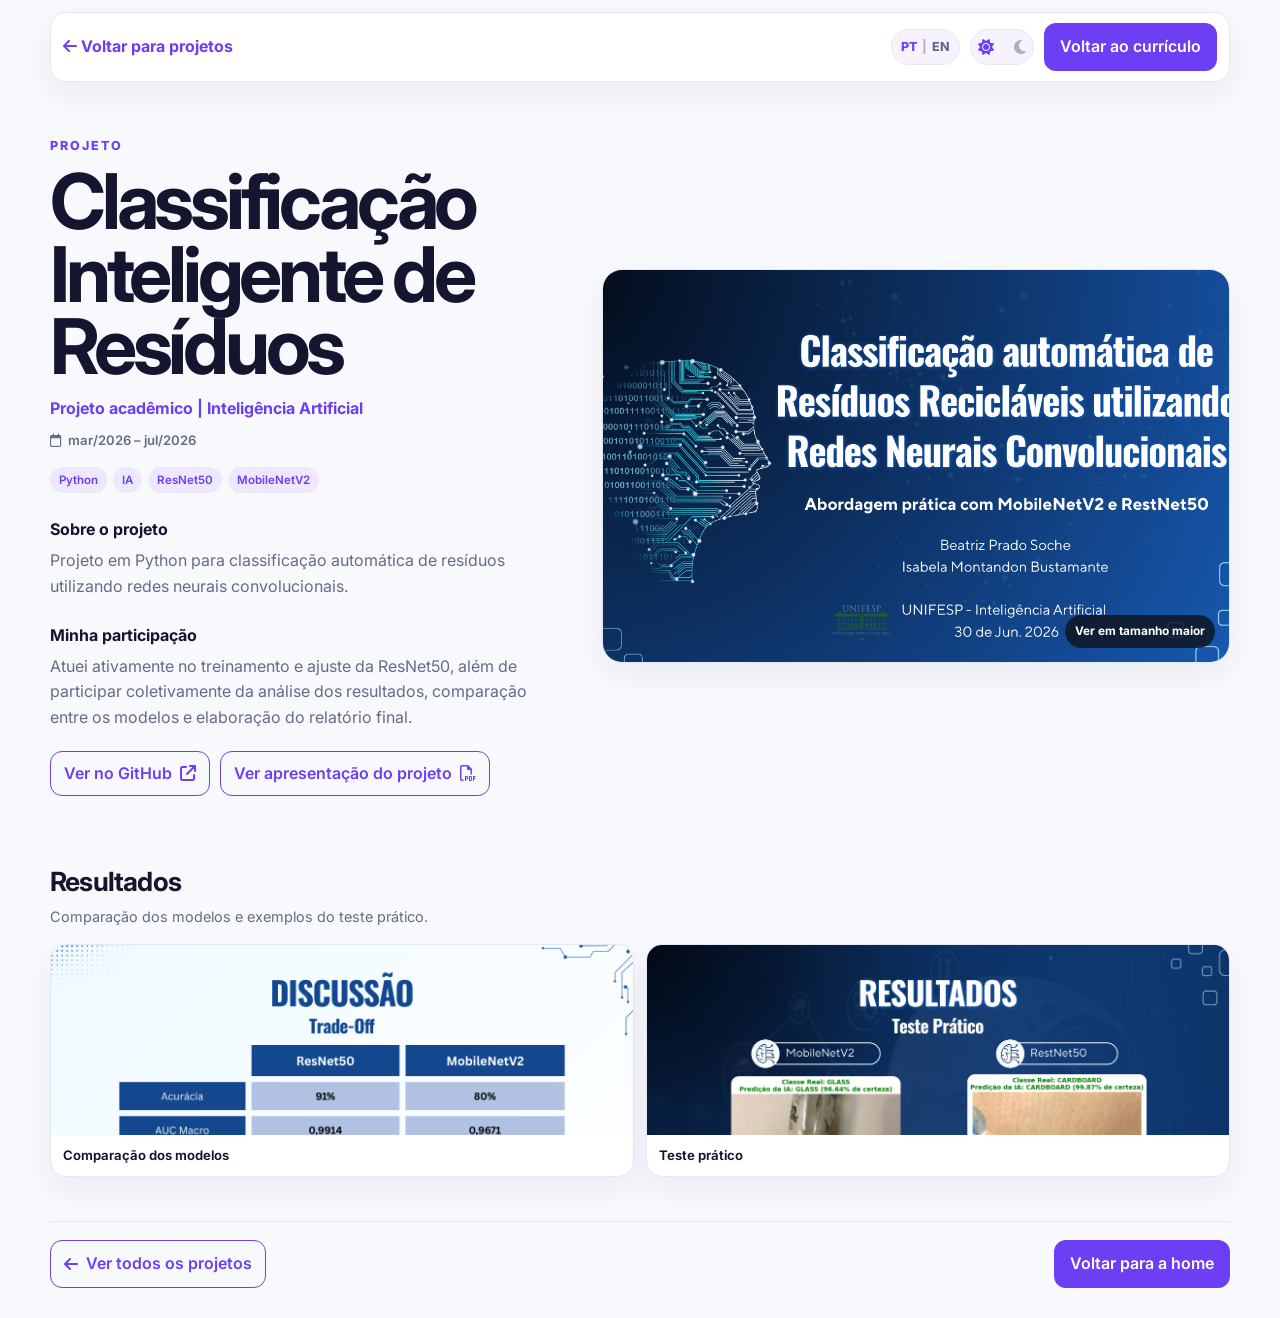
<file: residuos.html>
<!DOCTYPE html>
<html lang="pt-BR">
<head>
<meta charset="utf-8"/>
<meta content="width=device-width, initial-scale=1.0" name="viewport"/>
<meta content="Case do projeto Classificação Inteligente de Resíduos desenvolvido por Isabela Montandon." name="description"/>
<title>Classificação Inteligente de Resíduos | Isabela Montandon</title>
<link href="https://fonts.googleapis.com" rel="preconnect"/>
<link crossorigin="" href="https://fonts.gstatic.com" rel="preconnect"/>
<link href="https://fonts.googleapis.com/css2?family=Inter:wght@400;500;600;700;800&display=swap" rel="stylesheet"/>
<link href="https://cdnjs.cloudflare.com/ajax/libs/font-awesome/6.5.2/css/all.min.css" rel="stylesheet"/>
<link href="css/style.css" rel="stylesheet"/>
</head>
<body>
<div class="case-page">
<header class="case-header">
<a class="back-link" href="projetos.html"><i class="fa-solid fa-arrow-left"></i> Voltar para projetos</a>
<div class="topbar-actions">
<button aria-label="Alterar idioma" class="language-toggle" title="Alterar idioma" type="button"><span class="lang-pt active">PT</span><span class="language-divider">|</span><span class="lang-en">EN</span></button>
<button aria-label="Alternar tema" class="theme-toggle" title="Alternar tema" type="button"><i class="fa-solid fa-sun sun-icon"></i><i class="fa-solid fa-moon moon-icon"></i></button>
<a class="primary-button" href="index.html">Voltar ao currículo</a>
</div>
</header>
<main class="case-container">
<section class="case-hero">
<div class="case-copy">
<p class="eyebrow">PROJETO</p>
<h1>Classificação Inteligente de Resíduos</h1>
<p class="case-subtitle">Projeto acadêmico | Inteligência Artificial</p>
<p class="case-period"><i class="fa-regular fa-calendar"></i> mar/2026 – jul/2026</p>
<div class="tags case-tags"><span>Python</span><span>IA</span><span>ResNet50</span><span>MobileNetV2</span></div>
<div class="case-text-block"><h2>Sobre o projeto</h2><p>Projeto em Python para classificação automática de resíduos utilizando redes neurais convolucionais.</p></div>
<div class="case-text-block"><h2>Minha participação</h2><p>Atuei ativamente no treinamento e ajuste da ResNet50, além de participar coletivamente da análise dos resultados, comparação entre os modelos e elaboração do relatório final.</p></div>
<div class="case-links-row"><a class="secondary-button" href="https://github.com/IsabelaMontandon/classificacao-residuos-IA" rel="noopener noreferrer" target="_blank">Ver no GitHub <i class="fa-solid fa-arrow-up-right-from-square"></i></a><a class="secondary-button" href="assets/docs/classificacao-residuos-apresentacao.pdf" target="_blank">Ver apresentação do projeto <i class="fa-regular fa-file-pdf"></i></a></div>
</div>
<button aria-label="Abrir capa da apresentação do projeto" class="case-cover media-trigger" data-media="assets/images/projetos/residuos/capa.png" data-media-type="image" type="button">
<img alt="Capa da apresentação Classificação Automática de Resíduos Recicláveis" src="assets/images/projetos/residuos/capa.png"/><span>Ver em tamanho maior</span>
</button>
</section>
<section class="case-section">
<div class="case-section-heading"><div><h2>Resultados</h2><p>Comparação dos modelos e exemplos do teste prático.</p></div></div>
<div class="case-gallery residuos-gallery">
<button class="gallery-card media-trigger" data-media="assets/images/projetos/residuos/resultados.png" data-media-type="image" type="button"><img alt="Comparação de desempenho entre ResNet50 e MobileNetV2" loading="lazy" src="assets/images/projetos/residuos/resultados.png"/><span>Comparação dos modelos</span></button>
<button class="gallery-card media-trigger" data-media="assets/images/projetos/residuos/teste-pratico.png" data-media-type="image" type="button"><img alt="Exemplos do teste prático de classificação" loading="lazy" src="assets/images/projetos/residuos/teste-pratico.png"/><span>Teste prático</span></button>
</div>
</section>
<footer class="case-footer"><a class="secondary-button" href="projetos.html"><i class="fa-solid fa-arrow-left"></i> Ver todos os projetos</a><a class="primary-button" href="index.html#projetos">Voltar para a home</a></footer>
</main>
</div>
<div aria-hidden="true" class="media-modal" id="media-modal"><button aria-label="Fechar visualização" class="media-modal-close" type="button"><i class="fa-solid fa-xmark"></i></button><div class="media-modal-content"></div></div>
<script src="js/script.js"></script>
</body>
</html>
</file>
<file: css/style.css>
:root {
  --bg: #f8f9fd;
  --surface: #ffffff;
  --surface-soft: #f6f3ff;
  --surface-hover: #f1edff;
  --text: #15152f;
  --text-soft: #666b86;
  --border: #e6e8f1;
  --primary: #6c3ef4;
  --primary-strong: #5730dc;
  --primary-soft: #eee8ff;
  --shadow: 0 12px 30px rgba(32, 27, 77, 0.06);
  --radius: 18px;
  --transition: 180ms ease;
}

[data-theme="dark"] {
  --bg: #0e1420;
  --surface: #131b29;
  --surface-soft: #182235;
  --surface-hover: #1d2940;
  --text: #f4f6fb;
  --text-soft: #aeb7c8;
  --border: #28354a;
  --primary: #8d67ff;
  --primary-strong: #a184ff;
  --primary-soft: #251d46;
  --shadow: 0 12px 32px rgba(0, 0, 0, 0.2);
}

* {
  box-sizing: border-box;
}

html {
  scroll-behavior: smooth;
}

body {
  margin: 0;
  background: var(--bg);
  color: var(--text);
  font-family: "Inter", sans-serif;
  line-height: 1.6;
  transition: background var(--transition), color var(--transition);
}

a {
  color: inherit;
  text-decoration: none;
}

button,
a {
  -webkit-tap-highlight-color: transparent;
}

button {
  font: inherit;
}

.site-shell {
  width: min(1480px, calc(100% - 32px));
  margin: 16px auto;
  display: grid;
  grid-template-columns: 280px minmax(0, 1fr);
  gap: 20px;
}

.sidebar {
  position: sticky;
  top: 16px;
  align-self: start;
  height: calc(100vh - 32px);
  overflow-y: auto;
  padding: 18px;
  background: var(--surface);
  border: 1px solid var(--border);
  border-radius: 24px;
  box-shadow: var(--shadow);
}

.profile-photo {
  width: 100%;
  aspect-ratio: 4 / 5;
  object-fit: cover;
  border-radius: 16px;
  display: block;
}

.sidebar-heading {
  padding: 18px 0 14px;
  border-bottom: 1px solid var(--border);
}

.sidebar-heading h1 {
  font-size: 1.65rem;
  line-height: 1.1;
  margin: 0 0 8px;
}

.role,
.areas,
.sidebar-about {
  margin: 0;
  color: var(--text-soft);
}

.role {
  font-weight: 500;
}

.areas {
  margin-top: 8px;
  font-size: 0.86rem;
}

.areas span {
  color: var(--primary);
  margin: 0 4px;
}

.sidebar-about {
  margin: 16px 0;
  font-size: 0.92rem;
}

.social-links {
  display: grid;
  gap: 8px;
}

.social-links a {
  border: 1px solid var(--border);
  border-radius: 12px;
  padding: 9px 11px;
  display: flex;
  align-items: center;
  gap: 9px;
  font-size: 0.88rem;
  transition: var(--transition);
}

.social-links a:hover {
  border-color: var(--primary);
  color: var(--primary);
  transform: translateY(-1px);
}

.primary-button,
.secondary-button {
  display: inline-flex;
  justify-content: center;
  align-items: center;
  gap: 8px;
  border-radius: 12px;
  font-weight: 600;
  transition: var(--transition);
}

.primary-button {
  background: var(--primary);
  color: #fff;
  padding: 11px 16px;
}

.primary-button:hover {
  background: var(--primary-strong);
  transform: translateY(-1px);
}

.secondary-button {
  color: var(--primary);
  border: 1px solid var(--primary);
  padding: 9px 13px;
  width: max-content;
}

.sidebar-button {
  width: 100%;
  margin-top: 12px;
}

/* Currículo também disponível no card lateral em telas pequenas */
.sidebar-cv-button {
  display: none;
}

.content {
  min-width: 0;
}

.topbar {
  position: sticky;
  top: 16px;
  z-index: 20;
  background: color-mix(in srgb, var(--surface) 90%, transparent);
  backdrop-filter: blur(14px);
  border: 1px solid var(--border);
  border-radius: 18px;
  padding: 11px 14px;
  display: flex;
  align-items: center;
  justify-content: space-between;
  gap: 12px;
  box-shadow: var(--shadow);
}

.main-nav {
  display: flex;
  flex-wrap: wrap;
  gap: 8px;
}

.nav-link {
  position: relative;
  color: var(--text-soft);
  padding: 7px 9px;
  font-size: 0.9rem;
  font-weight: 500;
}

.nav-link:hover,
.nav-link.active {
  color: var(--primary);
}

.nav-link.active::after {
  content: "";
  position: absolute;
  left: 9px;
  right: 9px;
  bottom: 1px;
  height: 2px;
  border-radius: 3px;
  background: var(--primary);
}

.topbar-actions {
  display: flex;
  align-items: center;
  gap: 10px;
}

.theme-toggle {
  width: 64px;
  height: 36px;
  padding: 4px 7px;
  border: 1px solid var(--border);
  border-radius: 999px;
  color: var(--text);
  background: var(--surface-soft);
  cursor: pointer;
  display: flex;
  align-items: center;
  justify-content: space-between;
  transition: background var(--transition), border-color var(--transition);
}

.theme-toggle:hover {
  background: var(--surface-hover);
}

.theme-toggle .sun-icon,
.theme-toggle .moon-icon {
  transition: color var(--transition), opacity var(--transition), transform var(--transition);
}

/* Modo claro: sol ativo */
.theme-toggle .sun-icon {
  color: var(--primary);
  opacity: 1;
}

.theme-toggle .moon-icon {
  color: var(--text-soft);
  opacity: 0.5;
}

/* Modo escuro: lua ativa */
[data-theme="dark"] .theme-toggle .sun-icon {
  color: var(--text-soft);
  opacity: 0.5;
}

[data-theme="dark"] .theme-toggle .moon-icon {
  color: var(--primary);
  opacity: 1;
}

.cv-button {
  white-space: nowrap;
}

.section {
  scroll-margin-top: 86px;
  padding: 42px 10px 0;
}

.hero {
  padding-top: 58px;
}

.eyebrow {
  margin: 0 0 10px;
  color: var(--primary);
  font-size: 0.78rem;
  letter-spacing: 0.16em;
  font-weight: 800;
}

.hero h2 {
  max-width: 860px;
  margin: 0;
  font-size: clamp(2.2rem, 4.6vw, 4.4rem);
  line-height: 1.02;
  letter-spacing: -0.055em;
}

.hero h2 span {
  color: var(--primary);
}

.hero-text {
  max-width: 850px;
  margin: 18px 0 0;
  color: var(--text-soft);
  font-size: 1.02rem;
}

.section-heading {
  display: flex;
  justify-content: space-between;
  align-items: end;
  gap: 20px;
  margin-bottom: 16px;
}

.section-heading h2 {
  margin: 0;
  font-size: 1.55rem;
  letter-spacing: -0.03em;
}

.section-heading p {
  margin: 3px 0 0;
  color: var(--text-soft);
  font-size: 0.92rem;
}

.tech-grid {
  display: grid;
  grid-template-columns: repeat(4, minmax(0, 1fr));
  gap: 12px;
}

.tech-card,
.experience-card,
.project-card,
.education-card,
.portfolio-project {
  background: var(--surface);
  border: 1px solid var(--border);
  box-shadow: var(--shadow);
}

.tech-card {
  padding: 18px;
  border-radius: var(--radius);
  min-height: 200px;
  display: flex;
  flex-direction: column;
}

.card-icon {
  width: 38px;
  height: 38px;
  border-radius: 11px;
  display: grid;
  place-items: center;
  background: var(--primary-soft);
  color: var(--primary);
}

.tech-card h3 {
  margin: 12px 0 4px;
  font-size: 1rem;
}

.tech-card p {
  margin: 0;
  color: var(--text-soft);
  font-size: 0.88rem;
}

.tech-icons,
.power-icons {
  margin-top: auto;
  padding-top: 18px;
  display: flex;
  gap: 12px;
  align-items: center;
  flex-wrap: wrap;
}

.tech-icons i {
  font-size: 1.8rem;
}

.power-icons span {
  font-size: 0.72rem;
  font-weight: 700;
  padding: 7px 8px;
  border-radius: 8px;
  color: var(--primary);
  background: var(--primary-soft);
}

.experience-list {
  display: grid;
  gap: 12px;
}

.experience-card {
  border-radius: var(--radius);
  overflow: hidden;
}

.experience-summary {
  display: grid;
  grid-template-columns: 120px minmax(0, 1fr);
  gap: 18px;
  padding: 18px;
}

.company-logo {
  width: 100%;
  height: 88px;
  object-fit: contain;
  border-radius: 12px;
  background: #fff;
}

.experience-topline {
  display: flex;
  justify-content: space-between;
  gap: 12px;
}

.experience-topline h3,
.position,
.experience-preview {
  margin: 0;
}

.experience-topline h3 {
  font-size: 1.08rem;
}

.position {
  color: var(--primary);
  font-size: 0.88rem;
  font-weight: 600;
}

.date {
  color: var(--text-soft);
  font-size: 0.82rem;
  white-space: nowrap;
}

.experience-preview {
  margin-top: 9px;
  color: var(--text-soft);
  font-size: 0.9rem;
}

.accordion-toggle {
  margin-top: 12px;
  padding: 0;
  border: 0;
  background: transparent;
  color: var(--primary);
  font-weight: 700;
  cursor: pointer;
}

.accordion-toggle i {
  margin-left: 5px;
  transition: transform var(--transition);
}

.accordion-card.open .accordion-toggle i {
  transform: rotate(180deg);
}

.accordion-content {
  max-height: 0;
  overflow: hidden;
  transition: max-height 360ms ease;
  border-top: 0 solid var(--border);
}

.accordion-card.open .accordion-content {
  border-top-width: 1px;
}

.detail-grid {
  padding: 18px;
  display: grid;
  grid-template-columns: repeat(2, minmax(0, 1fr));
  gap: 18px 24px;
}

.detail-grid h4 {
  margin: 0 0 5px;
  color: var(--primary);
  font-size: 0.86rem;
}

.detail-grid p {
  margin: 0;
  color: var(--text-soft);
  font-size: 0.9rem;
}

.projects-heading {
  align-items: center;
}

.text-link {
  color: var(--primary);
  font-size: 0.9rem;
  font-weight: 700;
  white-space: nowrap;
}

.project-grid {
  display: grid;
  grid-template-columns: repeat(4, minmax(0, 1fr));
  gap: 12px;
}

.project-card {
  border-radius: var(--radius);
  overflow: hidden;
  min-width: 0;
  display: flex;
  flex-direction: column;
}

.project-image,
.project-placeholder {
  width: 100%;
  aspect-ratio: 16 / 9;
  object-fit: cover;
  display: block;
}

.project-placeholder {
  display: grid;
  place-items: center;
  font-weight: 800;
  text-align: center;
  padding: 18px;
}

.project-placeholder.blue { background: linear-gradient(135deg, #dceaff, #a7c8ff); color: #173f82; }
.project-placeholder.green { background: linear-gradient(135deg, #e7f6e7, #b7e5bd); color: #1f6940; }
.project-placeholder.purple { background: linear-gradient(135deg, #ece6ff, #c9b9ff); color: #5635b5; }
.project-placeholder.mint { background: linear-gradient(135deg, #e6faf5, #b7e7da); color: #1f6f63; }
.project-placeholder.dark { background: linear-gradient(135deg, #20242c, #4d4651); color: #f4e2b8; }
.project-placeholder.sand { background: linear-gradient(135deg, #f3eee6, #d9c7ae); color: #684d35; }

.project-body {
  padding: 14px;
  flex: 1;
  display: flex;
  flex-direction: column;
}

.project-body h3 {
  margin: 0;
  font-size: 1rem;
  line-height: 1.25;
}

.project-context {
  color: var(--primary);
  font-weight: 600;
  font-size: 0.82rem;
  margin: 3px 0 8px;
}

.project-body > p:not(.project-context) {
  color: var(--text-soft);
  font-size: 0.86rem;
  margin: 0;
}

.tags {
  margin-top: 12px;
  display: flex;
  flex-wrap: wrap;
  gap: 6px;
}

.tags span {
  background: var(--primary-soft);
  color: var(--primary);
  padding: 4px 9px;
  border-radius: 999px;
  font-size: 0.72rem;
  font-weight: 600;
}

.project-actions {
  margin-top: auto;
  padding-top: 16px;
  display: flex;
  justify-content: flex-end;
}

.project-link-button {
  display: inline-flex;
  align-items: center;
  justify-content: center;
  gap: 9px;
  padding: 10px 14px;
  border: 1px solid var(--primary);
  border-radius: 14px;
  color: var(--primary);
  font-size: 0.8rem;
  font-weight: 700;
  text-decoration: none;
  transition: transform 0.2s ease, background 0.2s ease, color 0.2s ease;
}

.project-link-button:hover {
  background: var(--primary);
  color: #fff;
  transform: translateY(-2px);
}

.project-link-button i {
  font-size: 0.75rem;
}

.education-card {
  border-radius: var(--radius);
  padding: 20px;
  display: grid;
  grid-template-columns: 170px minmax(0, 1fr);
  gap: 22px;
  align-items: center;
}

.unifesp-placeholder {
  min-height: 110px;
  border-radius: 14px;
  background: #e7f5ec;
  color: #176a43;
  display: grid;
  place-items: center;
  font-family: Georgia, serif;
  font-size: 1.3rem;
  font-weight: 700;
}

.education-content h3,
.education-campus,
.education-description {
  margin: 0;
}

.education-campus,
.education-description {
  color: var(--text-soft);
}

.education-campus {
  font-size: 0.84rem;
  margin-bottom: 12px;
}

.degree-row {
  display: flex;
  justify-content: space-between;
  gap: 16px;
  margin: 6px 0;
  font-size: 0.9rem;
}

.degree-row span {
  color: var(--text-soft);
  text-align: right;
}

.education-description {
  margin-top: 12px;
  font-size: 0.88rem;
}

.footer {
  margin: 42px 10px 18px;
  padding-top: 18px;
  border-top: 1px solid var(--border);
  display: flex;
  justify-content: space-between;
  color: var(--text-soft);
  font-size: 0.84rem;
}

.footer-links {
  display: flex;
  gap: 14px;
  font-size: 1rem;
}

/* Página de projetos */
.portfolio-page {
  min-height: 100vh;
}

.portfolio-header,
.portfolio-container {
  width: min(1180px, calc(100% - 32px));
  margin-left: auto;
  margin-right: auto;
}

.portfolio-header {
  margin-top: 18px;
  display: flex;
  justify-content: space-between;
  align-items: center;
}

.back-link {
  color: var(--primary);
  font-weight: 700;
}

.portfolio-container {
  padding-bottom: 48px;
}

.portfolio-intro {
  padding: 64px 0 28px;
}

.portfolio-intro h1 {
  margin: 0;
  font-size: clamp(2.4rem, 5vw, 4.2rem);
  letter-spacing: -0.05em;
  line-height: 1;
}

.portfolio-intro > p:last-child {
  max-width: 760px;
  color: var(--text-soft);
}

.filter-bar {
  display: flex;
  flex-wrap: wrap;
  gap: 8px;
  margin-bottom: 20px;
}

.filter-button {
  padding: 9px 14px;
  border-radius: 999px;
  border: 1px solid var(--border);
  color: var(--text-soft);
  background: var(--surface);
  cursor: pointer;
  font-weight: 600;
}

.filter-button.active,
.filter-button:hover {
  color: #fff;
  border-color: var(--primary);
  background: var(--primary);
}

.portfolio-list {
  display: grid;
  gap: 12px;
}

.portfolio-project {
  border-radius: var(--radius);
  overflow: hidden;
}

.portfolio-project[hidden] {
  display: none;
}

.portfolio-project-summary {
  display: grid;
  grid-template-columns: 270px minmax(0, 1fr) 44px;
  gap: 18px;
  align-items: center;
  padding: 12px;
}

.portfolio-thumb,
.project-placeholder.wide {
  width: 100%;
  aspect-ratio: 16 / 7;
  border-radius: 12px;
  object-fit: cover;
}

.portfolio-project-info h2 {
  margin: 0;
  font-size: 1.06rem;
}

.portfolio-project-info > p:not(.project-context) {
  color: var(--text-soft);
  margin: 5px 0 0;
  font-size: 0.87rem;
}

.icon-only {
  width: 40px;
  height: 40px;
  border-radius: 50%;
  display: grid;
  place-items: center;
  background: var(--primary-soft);
  margin: 0;
}

.project-detail-grid {
  grid-template-columns: repeat(4, minmax(0, 1fr));
}

@media (max-width: 1100px) {
  .site-shell {
    grid-template-columns: 235px minmax(0, 1fr);
  }

  .tech-grid,
  .project-grid {
    grid-template-columns: repeat(2, minmax(0, 1fr));
  }

  .portfolio-project-summary {
    grid-template-columns: 220px minmax(0, 1fr) 44px;
  }

  .project-detail-grid {
    grid-template-columns: repeat(2, minmax(0, 1fr));
  }
}

@media (max-width: 820px) {
  .site-shell {
    width: min(100% - 20px, 760px);
    grid-template-columns: 1fr;
    margin: 10px auto;
  }

  .sidebar {
    position: static;
    height: auto;
    display: grid;
    grid-template-columns: 150px minmax(0, 1fr);
    gap: 14px;
  }

  .profile-photo {
    grid-row: span 3;
  }

  .sidebar-heading {
    padding-top: 4px;
  }

  .sidebar-about {
    margin: 0;
  }

  .social-links {
    grid-column: 1 / -1;
    grid-template-columns: repeat(3, 1fr);
  }

  .sidebar-button {
    grid-column: 1 / -1;
  }

  .topbar {
    top: 8px;
  }

  .main-nav {
    overflow-x: auto;
    flex-wrap: nowrap;
    scrollbar-width: none;
  }

  .main-nav::-webkit-scrollbar {
    display: none;
  }

  .topbar {
    flex-wrap: wrap;
  }

  .topbar-actions {
    margin-left: auto;
  }

  .main-nav {
    order: 2;
    width: 100%;
  }

  .cv-button {
    width: 38px;
    height: 34px;
    padding: 0;
    font-size: 0;
    border-radius: 10px;
  }

  .cv-button i {
    font-size: 0.86rem;
  }

  .experience-summary {
    grid-template-columns: 90px minmax(0, 1fr);
  }

  .education-card {
    grid-template-columns: 1fr;
  }

  .unifesp-placeholder {
    min-height: 80px;
  }

  .portfolio-project-summary {
    grid-template-columns: 150px minmax(0, 1fr) 40px;
  }
}

@media (max-width: 620px) {
  .site-shell {
    width: min(100% - 16px, 600px);
    margin: 8px auto;
    gap: 12px;
  }

  .sidebar {
    grid-template-columns: 108px minmax(0, 1fr);
    gap: 10px 12px;
    padding: 14px;
    border-radius: 18px;
  }

  .profile-photo {
    width: 108px;
    aspect-ratio: 4 / 5;
    grid-column: 1;
    grid-row: 1 / span 2;
    border-radius: 14px;
  }

  .sidebar-heading {
    grid-column: 2;
    padding: 2px 0 10px;
  }

  .sidebar-heading h1 {
    font-size: 1.32rem;
  }

  .role {
    font-size: 0.9rem;
  }

  .areas {
    font-size: 0.75rem;
    line-height: 1.45;
  }

  .sidebar-about {
    grid-column: 1 / -1;
    margin: 2px 0 0;
    font-size: 0.84rem;
    line-height: 1.55;
  }

  .social-links {
    grid-column: 1 / -1;
    grid-template-columns: repeat(3, minmax(0, 1fr));
    gap: 6px;
  }

  .social-links a {
    justify-content: center;
    padding: 8px 6px;
    font-size: 0.76rem;
  }

  .sidebar-cv-button {
    display: inline-flex;
    grid-column: 1 / -1;
    width: 100%;
    margin-top: 2px;
  }

  .sidebar-button {
    grid-column: 1 / -1;
    margin-top: 0;
  }

  .topbar {
    top: 6px;
    padding: 8px;
    border-radius: 14px;
  }

  .topbar-actions {
    gap: 6px;
  }

  .language-toggle,
  .theme-toggle,
  .cv-button {
    height: 32px;
  }

  .theme-toggle {
    width: 56px;
  }

  .main-nav {
    gap: 3px;
  }

  .nav-link {
    padding: 6px 8px;
    font-size: 0.8rem;
  }

  .section {
    padding-left: 2px;
    padding-right: 2px;
  }

  .hero {
    padding-top: 34px;
  }

  .hero h2 {
    font-size: 2.5rem;
  }

  .tech-grid,
  .project-grid,
  .detail-grid,
  .project-detail-grid {
    grid-template-columns: 1fr;
  }

  .experience-summary {
    grid-template-columns: 1fr;
  }

  .company-logo {
    width: 110px;
  }

  .experience-topline {
    flex-direction: column;
  }

  .projects-heading {
    align-items: flex-start;
    flex-direction: column;
  }

  .degree-row {
    flex-direction: column;
    gap: 2px;
  }

  .degree-row span {
    text-align: left;
  }

  .footer {
    flex-direction: column;
    gap: 12px;
  }

  .portfolio-project-summary {
    grid-template-columns: 1fr 40px;
  }

  .portfolio-thumb,
  .project-placeholder.wide {
    grid-column: 1 / -1;
  }

  .portfolio-project-info {
    grid-column: 1;
  }

  .icon-only {
    grid-column: 2;
    grid-row: 2;
    align-self: start;
  }
}

/* Case Gynocare */
.case-page {
  min-height: 100vh;
}

.case-header,
.case-container {
  width: min(1180px, calc(100% - 32px));
  margin-left: auto;
  margin-right: auto;
}

.case-header {
  position: sticky;
  top: 12px;
  z-index: 30;
  margin-top: 12px;
  padding: 10px 12px;
  display: flex;
  align-items: center;
  justify-content: space-between;
  gap: 16px;
  background: color-mix(in srgb, var(--surface) 92%, transparent);
  backdrop-filter: blur(14px);
  border: 1px solid var(--border);
  border-radius: 16px;
  box-shadow: var(--shadow);
}

.case-hero {
  padding: 54px 0 22px;
  display: grid;
  grid-template-columns: minmax(0, 0.9fr) minmax(440px, 1.1fr);
  gap: 38px;
  align-items: center;
}

.case-copy h1 {
  margin: 0;
  font-size: clamp(2.8rem, 6vw, 5rem);
  line-height: 0.95;
  letter-spacing: -0.055em;
}

.case-subtitle {
  margin: 12px 0 0;
  color: var(--primary);
  font-weight: 700;
}

.case-tags {
  margin-top: 16px;
}

.case-text-block {
  margin-top: 24px;
  max-width: 620px;
}

.case-text-block h2 {
  margin: 0 0 5px;
  font-size: 1rem;
}

.case-text-block p {
  margin: 0;
  color: var(--text-soft);
}

.case-cover {
  position: relative;
  border: 1px solid var(--border);
  border-radius: 20px;
  padding: 0;
  overflow: hidden;
  background: var(--surface);
  box-shadow: var(--shadow);
  cursor: zoom-in;
  text-align: left;
}

.case-cover img {
  width: 100%;
  aspect-ratio: 16 / 10;
  object-fit: cover;
  object-position: top;
  display: block;
}

.case-cover span {
  position: absolute;
  right: 14px;
  bottom: 14px;
  padding: 7px 10px;
  border-radius: 999px;
  background: rgba(15, 20, 32, 0.82);
  color: #fff;
  font-size: 0.74rem;
  font-weight: 700;
}

.case-section {
  padding: 42px 0 0;
}

.case-section-heading {
  display: flex;
  justify-content: space-between;
  align-items: end;
  gap: 16px;
  margin-bottom: 16px;
}

.case-section-heading h2 {
  margin: 0;
  font-size: 1.65rem;
  letter-spacing: -0.03em;
}

.case-section-heading p {
  margin: 3px 0 0;
  color: var(--text-soft);
  font-size: 0.9rem;
}

.case-gallery {
  display: grid;
  grid-template-columns: repeat(4, minmax(0, 1fr));
  gap: 12px;
}

.gallery-card {
  padding: 0;
  border: 1px solid var(--border);
  border-radius: 16px;
  overflow: hidden;
  background: var(--surface);
  box-shadow: var(--shadow);
  color: var(--text);
  cursor: zoom-in;
  transition: transform var(--transition), border-color var(--transition);
}

.gallery-card:hover {
  transform: translateY(-2px);
  border-color: var(--primary);
}

.gallery-card img {
  width: 100%;
  height: 190px;
  object-fit: cover;
  object-position: top;
  display: block;
  background: #fff;
}

.gallery-card-mobile img {
  object-fit: contain;
  background: var(--surface-soft);
}

.gallery-card span {
  display: block;
  padding: 10px 12px;
  text-align: left;
  font-weight: 650;
  font-size: 0.82rem;
}

.video-grid {
  display: grid;
  grid-template-columns: repeat(2, minmax(0, 1fr));
  gap: 14px;
}

.video-card {
  padding: 12px;
  border: 1px solid var(--border);
  border-radius: 18px;
  background: var(--surface);
  box-shadow: var(--shadow);
}

.video-card video {
  width: 100%;
  aspect-ratio: 16 / 9;
  display: block;
  border-radius: 12px;
  background: #000;
}

.video-card h3 {
  margin: 12px 0 3px;
  font-size: 1rem;
}

.video-card p {
  margin: 0;
  color: var(--text-soft);
  font-size: 0.87rem;
}

.case-footer {
  margin: 44px 0 30px;
  padding-top: 18px;
  border-top: 1px solid var(--border);
  display: flex;
  justify-content: space-between;
  gap: 12px;
}

.media-modal {
  position: fixed;
  inset: 0;
  z-index: 100;
  display: none;
  align-items: center;
  justify-content: center;
  padding: 32px;
  background: rgba(4, 8, 15, 0.9);
}

.media-modal.open {
  display: flex;
}

.media-modal-content {
  width: min(1100px, 94vw);
  max-height: 88vh;
  overflow: auto;
  border-radius: 14px;
}

.media-modal-content img,
.media-modal-content video {
  width: 100%;
  height: auto;
  display: block;
  border-radius: 14px;
  background: #fff;
}

.media-modal-close {
  position: fixed;
  top: 18px;
  right: 20px;
  width: 42px;
  height: 42px;
  border: 0;
  border-radius: 50%;
  display: grid;
  place-items: center;
  background: #fff;
  color: #111827;
  cursor: pointer;
  font-size: 1.1rem;
}

@media (max-width: 900px) {
  .case-hero {
    grid-template-columns: 1fr;
  }

  .case-gallery {
    grid-template-columns: repeat(2, minmax(0, 1fr));
  }
}

@media (max-width: 620px) {
  .case-header {
    align-items: flex-start;
  }

  .case-header .primary-button {
    display: none;
  }

  .case-hero {
    padding-top: 36px;
  }

  .case-gallery,
  .video-grid {
    grid-template-columns: 1fr;
  }

  .gallery-card img {
    height: 240px;
  }

  .case-footer {
    flex-direction: column;
  }

  .case-footer a {
    width: 100%;
  }

  .media-modal {
    padding: 58px 12px 16px;
  }
}

/* Link para página completa de um projeto */
.portfolio-project-summary.has-project-link {
  grid-template-columns: 270px minmax(0, 1fr) auto;
}

.project-page-link {
  display: inline-flex;
  align-items: center;
  justify-content: center;
  gap: 8px;
  min-width: 132px;
  padding: 12px 16px;
  border: 1px solid var(--primary);
  border-radius: 13px;
  color: var(--primary);
  background: transparent;
  font-weight: 700;
  font-size: 0.86rem;
  text-decoration: none;
  white-space: nowrap;
  transition: background var(--transition), color var(--transition), transform var(--transition);
}

.project-page-link:hover {
  background: var(--primary);
  color: #fff;
  transform: translateY(-2px);
}

.case-site-link {
  margin-top: 22px;
  width: fit-content;
}

.gynocare-gallery {
  grid-template-columns: repeat(4, minmax(0, 1fr));
}

@media (max-width: 1100px) {
  .portfolio-project-summary.has-project-link {
    grid-template-columns: 220px minmax(0, 1fr) auto;
  }
}

@media (max-width: 820px) {
  .portfolio-project-summary.has-project-link {
    grid-template-columns: 150px minmax(0, 1fr);
  }

  .portfolio-project-summary.has-project-link .project-page-link {
    grid-column: 2;
    justify-self: start;
  }

  .gynocare-gallery {
    grid-template-columns: repeat(2, minmax(0, 1fr));
  }
}

@media (max-width: 620px) {
  .portfolio-project-summary.has-project-link {
    grid-template-columns: 1fr;
  }

  .portfolio-project-summary.has-project-link .portfolio-thumb,
  .portfolio-project-summary.has-project-link .portfolio-project-info,
  .portfolio-project-summary.has-project-link .project-page-link {
    grid-column: 1;
  }

  .project-page-link {
    width: fit-content;
  }

  .gynocare-gallery {
    grid-template-columns: 1fr;
  }
}

/* Período dos projetos */
.project-date,
.case-period {
  display: flex;
  align-items: center;
  gap: 7px;
  margin: 5px 0 10px;
  color: var(--text-soft);
  font-size: 0.82rem;
  font-weight: 600;
}

.case-period {
  margin-top: 8px;
  margin-bottom: 0;
}

/* Capas dos cases sempre usam a Home e preservam o topo da interface */
.case-cover img,
.portfolio-thumb,
.project-image {
  object-position: top;
}

/* Seletor de idioma */
.language-toggle {
  height: 36px;
  padding: 4px 9px;
  border: 1px solid var(--border);
  border-radius: 999px;
  background: var(--surface-soft);
  color: var(--text-soft);
  cursor: pointer;
  display: inline-flex;
  align-items: center;
  gap: 5px;
  font-size: 0.78rem;
  font-weight: 800;
  transition: background var(--transition), border-color var(--transition), color var(--transition);
}

.language-toggle:hover {
  border-color: var(--primary);
}

.language-toggle .active {
  color: var(--primary);
}

.language-divider {
  opacity: 0.45;
}

@media (max-width: 620px) {
  .language-toggle {
    height: 34px;
    padding-inline: 8px;
  }
}

/* Cases acadêmicos */
.academic-gallery {
  grid-template-columns: repeat(3, minmax(0, 1fr));
}

.residuos-gallery {
  grid-template-columns: repeat(2, minmax(0, 1fr));
}

.single-video-grid {
  grid-template-columns: minmax(0, 760px);
}

.case-links-row {
  display: flex;
  flex-wrap: wrap;
  gap: 10px;
  margin-top: 20px;
}

@media (max-width: 900px) {
  .academic-gallery {
    grid-template-columns: repeat(2, minmax(0, 1fr));
  }
}

@media (max-width: 620px) {
  .academic-gallery,
  .residuos-gallery {
    grid-template-columns: 1fr;
  }
}

/* Mobile topbar: keep only language, theme and CV download controls */
@media (max-width: 620px) {
  .topbar .main-nav {
    display: none;
  }

  .topbar {
    flex-wrap: nowrap;
    justify-content: center;
    padding: 8px 10px;
  }

  .topbar .topbar-actions {
    width: 100%;
    margin-left: 0;
    justify-content: center;
    gap: 8px;
  }
}
</file>
